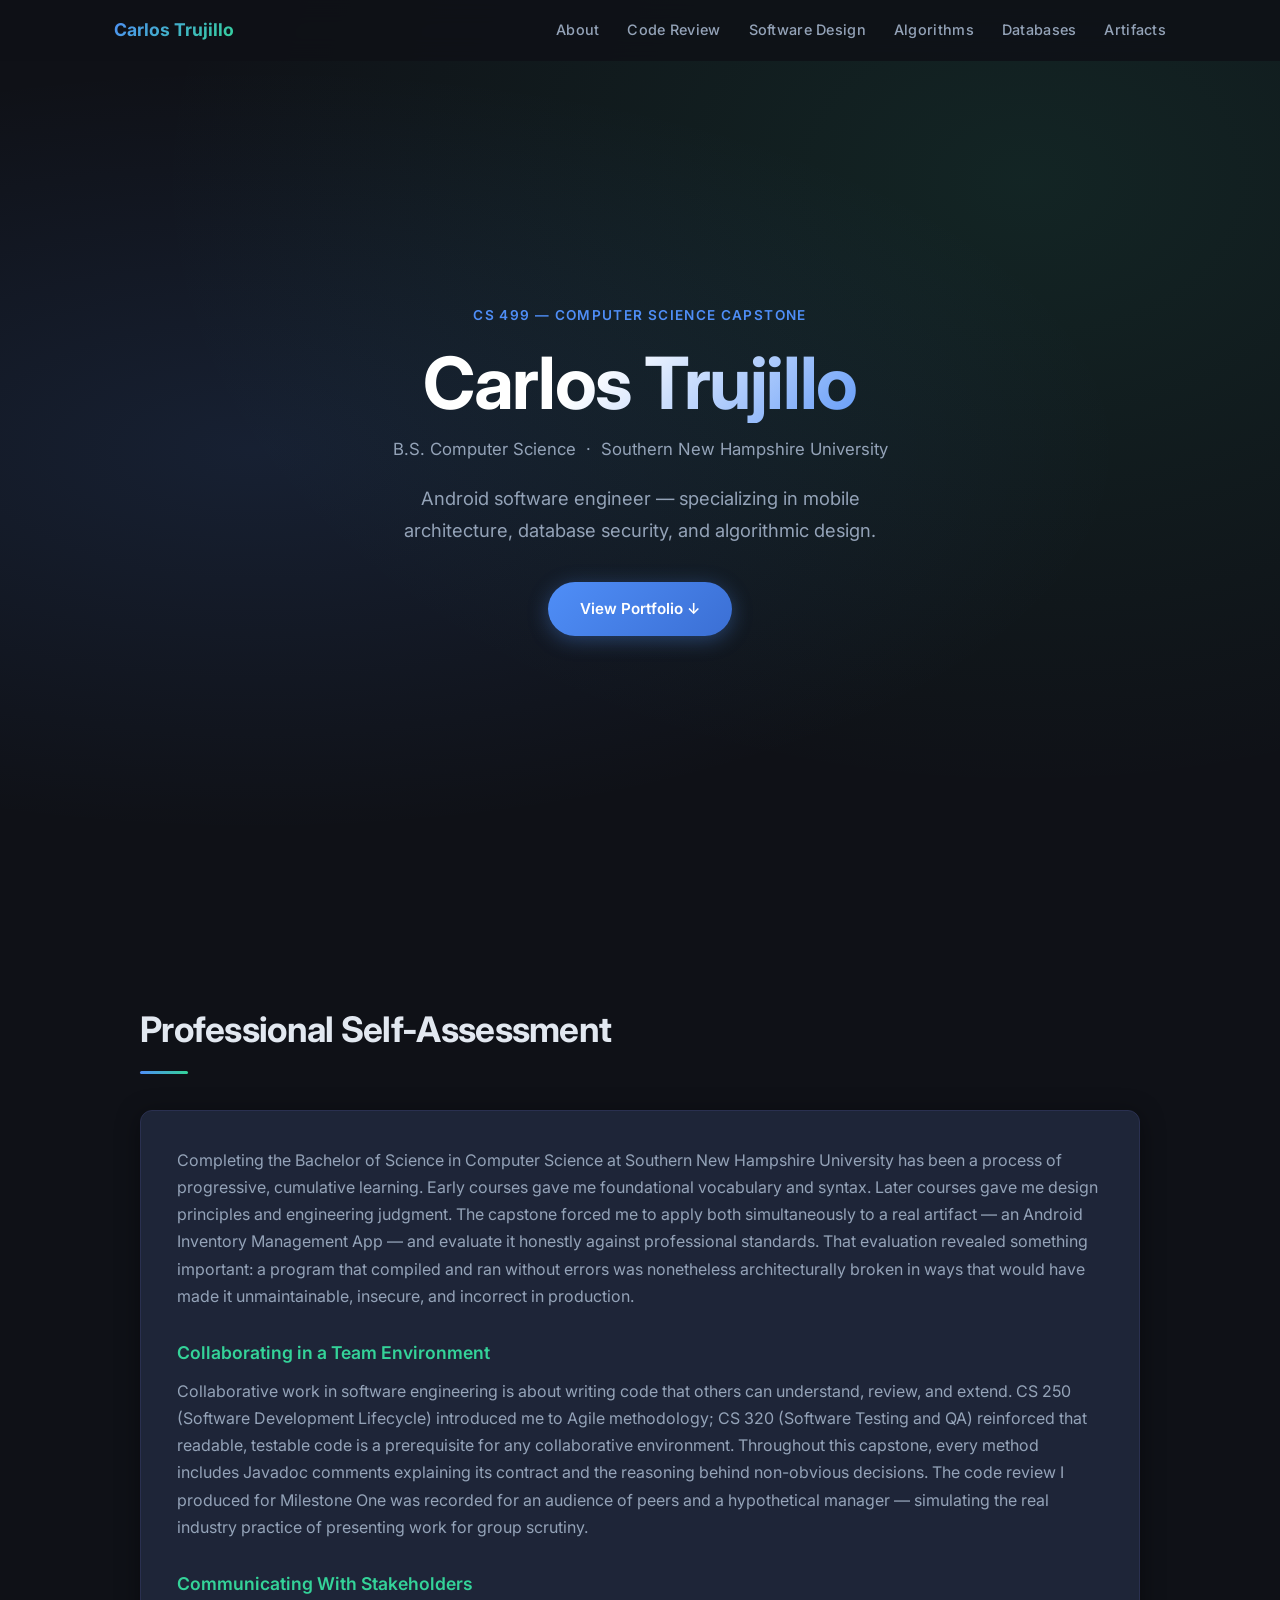
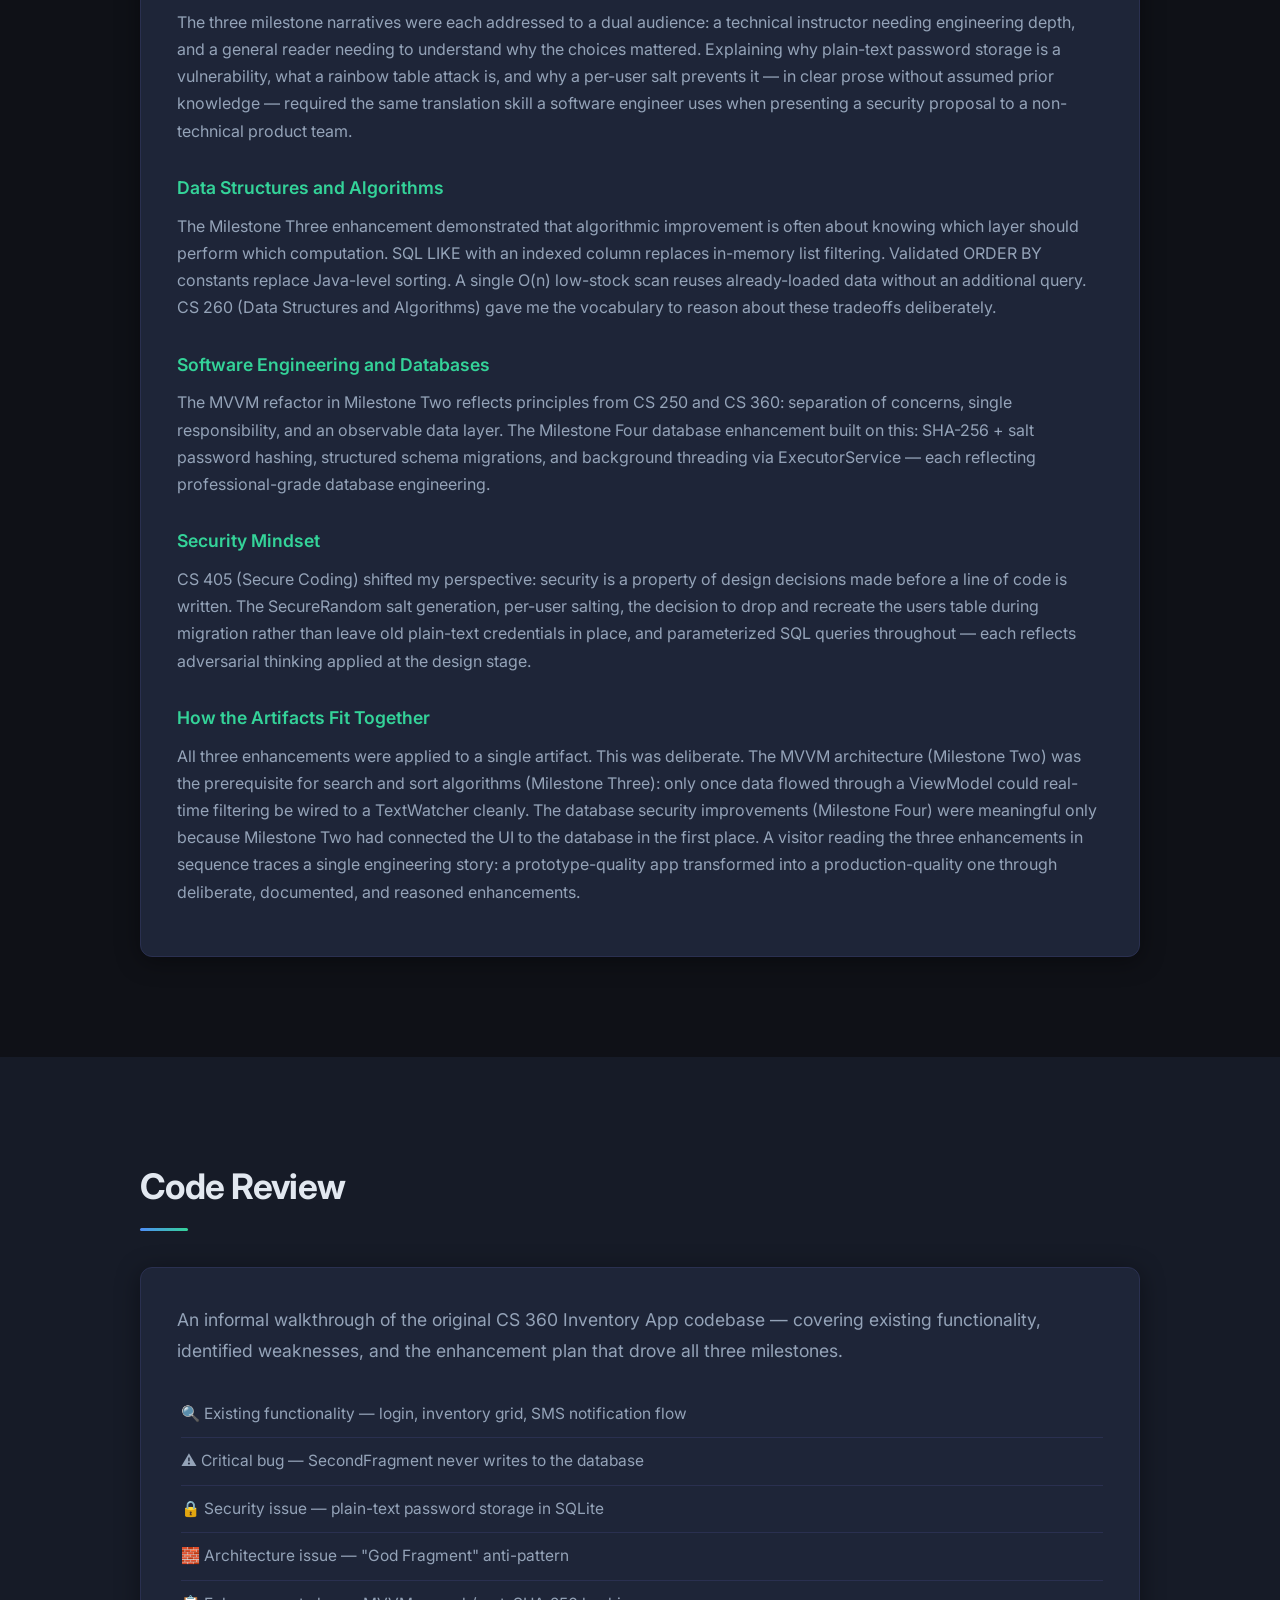
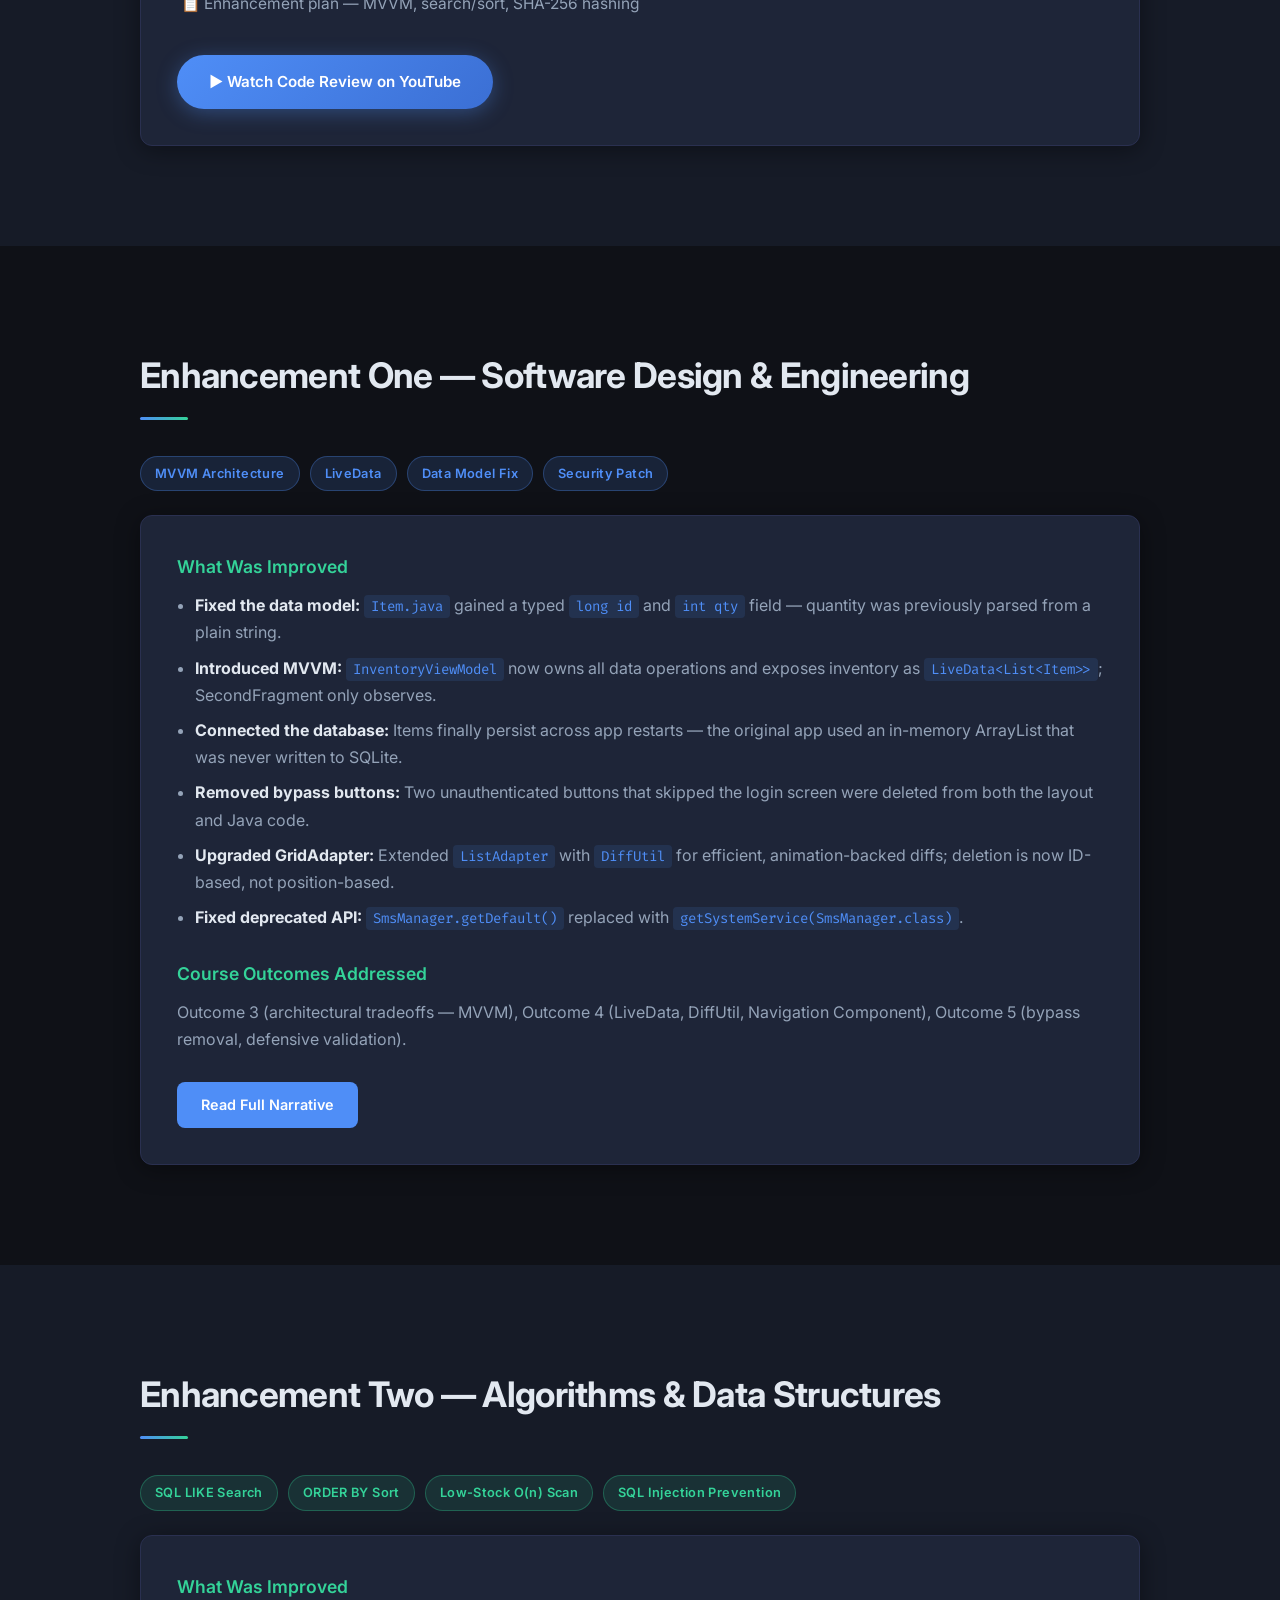
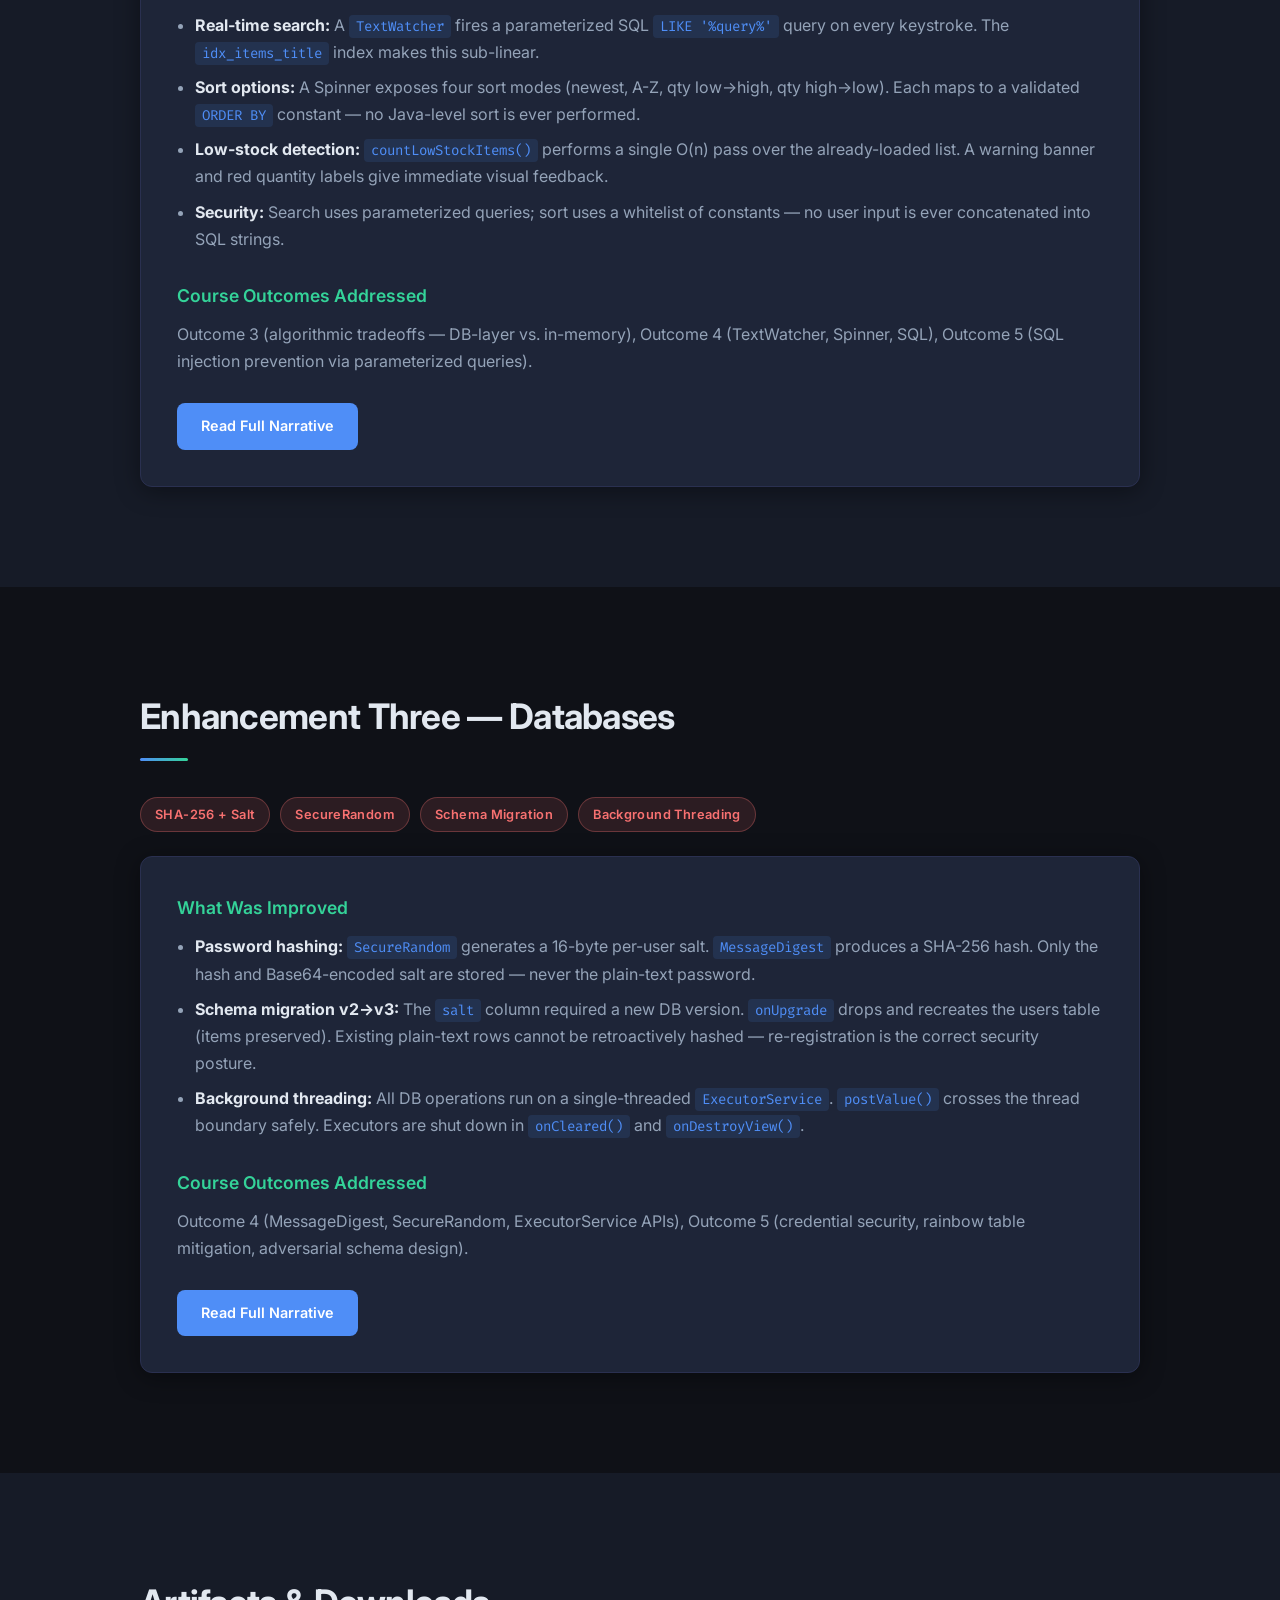
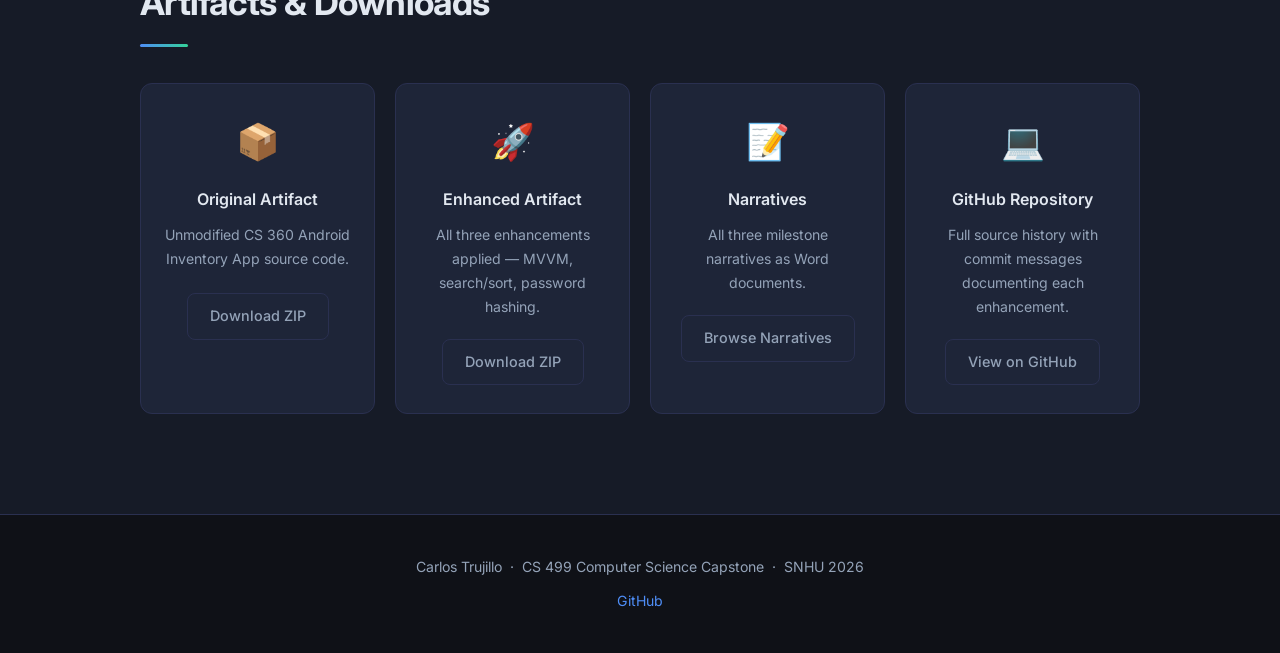
<file: docs/index.html>
<!DOCTYPE html>
<html lang="en">

<head>
  <meta charset="UTF-8" />
  <meta name="viewport" content="width=device-width, initial-scale=1.0" />
  <meta name="description"
    content="Carlos Trujillo — CS 499 Computer Science Capstone ePortfolio. Android Inventory App enhanced with MVVM, search algorithms, and database security." />
  <title>Carlos Trujillo | CS 499 ePortfolio</title>
  <link rel="preconnect" href="https://fonts.googleapis.com" />
  <link
    href="https://fonts.googleapis.com/css2?family=Inter:wght@300;400;600;700&family=Fira+Code:wght@400;500&display=swap"
    rel="stylesheet" />
  <link rel="stylesheet" href="style.css" />
</head>

<body>

  <!-- ── NAV ── -->
  <nav class="navbar" id="navbar">
    <div class="nav-inner">
      <span class="nav-brand">Carlos Trujillo</span>
      <button class="nav-toggle" id="navToggle" aria-label="Toggle menu">&#9776;</button>
      <ul class="nav-links" id="navLinks">
        <li><a href="#about">About</a></li>
        <li><a href="#code-review">Code Review</a></li>
        <li><a href="#enhancement-1">Software Design</a></li>
        <li><a href="#enhancement-2">Algorithms</a></li>
        <li><a href="#enhancement-3">Databases</a></li>
        <li><a href="#artifacts">Artifacts</a></li>
      </ul>
    </div>
  </nav>

  <!-- ── HERO ── -->
  <header class="hero">
    <div class="hero-content">
      <p class="hero-tag">CS 499 — Computer Science Capstone</p>
      <h1>Carlos Trujillo</h1>
      <p class="hero-sub">B.S. Computer Science &nbsp;·&nbsp; Southern New Hampshire University</p>
      <p class="hero-desc">
        Android software engineer — specializing in mobile architecture,
        database security, and algorithmic design.
      </p>
      <a href="#about" class="btn-primary">View Portfolio ↓</a>
    </div>
  </header>

  <!-- ── PROFESSIONAL SELF-ASSESSMENT ── -->
  <section id="about" class="section">
    <div class="container">
      <h2 class="section-title">Professional Self-Assessment</h2>
      <div class="card prose">

        <p>
          Completing the Bachelor of Science in Computer Science at Southern New Hampshire
          University has been a process of progressive, cumulative learning. Early courses
          gave me foundational vocabulary and syntax. Later courses gave me design
          principles and engineering judgment. The capstone forced me to apply both
          simultaneously to a real artifact — an Android Inventory Management App —
          and evaluate it honestly against professional standards. That evaluation revealed
          something important: a program that compiled and ran without errors was
          nonetheless architecturally broken in ways that would have made it unmaintainable,
          insecure, and incorrect in production.
        </p>

        <h3>Collaborating in a Team Environment</h3>
        <p>
          Collaborative work in software engineering is about writing code that others
          can understand, review, and extend. CS 250 (Software Development Lifecycle)
          introduced me to Agile methodology; CS 320 (Software Testing and QA) reinforced
          that readable, testable code is a prerequisite for any collaborative environment.
          Throughout this capstone, every method includes Javadoc comments explaining its
          contract and the reasoning behind non-obvious decisions. The code review I
          produced for Milestone One was recorded for an audience of peers and a
          hypothetical manager — simulating the real industry practice of presenting work
          for group scrutiny.
        </p>

        <h3>Communicating With Stakeholders</h3>
        <p>
          The three milestone narratives were each addressed to a dual audience: a
          technical instructor needing engineering depth, and a general reader needing
          to understand why the choices mattered. Explaining why plain-text password
          storage is a vulnerability, what a rainbow table attack is, and why a per-user
          salt prevents it — in clear prose without assumed prior knowledge — required
          the same translation skill a software engineer uses when presenting a security
          proposal to a non-technical product team.
        </p>

        <h3>Data Structures and Algorithms</h3>
        <p>
          The Milestone Three enhancement demonstrated that algorithmic improvement is
          often about knowing which layer should perform which computation. SQL LIKE with
          an indexed column replaces in-memory list filtering. Validated ORDER BY constants
          replace Java-level sorting. A single O(n) low-stock scan reuses already-loaded
          data without an additional query. CS 260 (Data Structures and Algorithms) gave
          me the vocabulary to reason about these tradeoffs deliberately.
        </p>

        <h3>Software Engineering and Databases</h3>
        <p>
          The MVVM refactor in Milestone Two reflects principles from CS 250 and CS 360:
          separation of concerns, single responsibility, and an observable data layer.
          The Milestone Four database enhancement built on this: SHA-256 + salt password
          hashing, structured schema migrations, and background threading via
          ExecutorService — each reflecting professional-grade database engineering.
        </p>

        <h3>Security Mindset</h3>
        <p>
          CS 405 (Secure Coding) shifted my perspective: security is a property of design
          decisions made before a line of code is written. The SecureRandom salt
          generation, per-user salting, the decision to drop and recreate the users table
          during migration rather than leave old plain-text credentials in place, and
          parameterized SQL queries throughout — each reflects adversarial thinking
          applied at the design stage.
        </p>

        <h3>How the Artifacts Fit Together</h3>
        <p>
          All three enhancements were applied to a single artifact. This was deliberate.
          The MVVM architecture (Milestone Two) was the prerequisite for search and sort
          algorithms (Milestone Three): only once data flowed through a ViewModel could
          real-time filtering be wired to a TextWatcher cleanly. The database security
          improvements (Milestone Four) were meaningful only because Milestone Two had
          connected the UI to the database in the first place. A visitor reading the
          three enhancements in sequence traces a single engineering story: a
          prototype-quality app transformed into a production-quality one through
          deliberate, documented, and reasoned enhancements.
        </p>

      </div>
    </div>
  </section>

  <!-- ── CODE REVIEW ── -->
  <section id="code-review" class="section alt">
    <div class="container">
      <h2 class="section-title">Code Review</h2>
      <div class="card">
        <p class="card-lead">
          An informal walkthrough of the original CS 360 Inventory App codebase —
          covering existing functionality, identified weaknesses, and the enhancement
          plan that drove all three milestones.
        </p>
        <ul class="review-topics">
          <li>🔍 Existing functionality — login, inventory grid, SMS notification flow</li>
          <li>⚠️ Critical bug — SecondFragment never writes to the database</li>
          <li>🔒 Security issue — plain-text password storage in SQLite</li>
          <li>🧱 Architecture issue — "God Fragment" anti-pattern</li>
          <li>📋 Enhancement plan — MVVM, search/sort, SHA-256 hashing</li>
        </ul>
        <a href="https://youtu.be/Pn3RG1BJJCE" target="_blank" class="btn-primary" id="codeReviewBtn">
          ▶ Watch Code Review on YouTube
        </a>
      </div>
    </div>
  </section>

  <!-- ── ENHANCEMENT 1: SOFTWARE DESIGN ── -->
  <section id="enhancement-1" class="section">
    <div class="container">
      <h2 class="section-title">Enhancement One — Software Design &amp; Engineering</h2>
      <div class="badge-row">
        <span class="badge badge-blue">MVVM Architecture</span>
        <span class="badge badge-blue">LiveData</span>
        <span class="badge badge-blue">Data Model Fix</span>
        <span class="badge badge-blue">Security Patch</span>
      </div>
      <div class="card prose">
        <h3>What Was Improved</h3>
        <ul>
          <li><strong>Fixed the data model:</strong> <code>Item.java</code> gained a typed <code>long id</code> and
            <code>int qty</code> field — quantity was previously parsed from a plain string.</li>
          <li><strong>Introduced MVVM:</strong> <code>InventoryViewModel</code> now owns all data operations and exposes
            inventory as <code>LiveData&lt;List&lt;Item&gt;&gt;</code>; SecondFragment only observes.</li>
          <li><strong>Connected the database:</strong> Items finally persist across app restarts — the original app used
            an in-memory ArrayList that was never written to SQLite.</li>
          <li><strong>Removed bypass buttons:</strong> Two unauthenticated buttons that skipped the login screen were
            deleted from both the layout and Java code.</li>
          <li><strong>Upgraded GridAdapter:</strong> Extended <code>ListAdapter</code> with <code>DiffUtil</code> for
            efficient, animation-backed diffs; deletion is now ID-based, not position-based.</li>
          <li><strong>Fixed deprecated API:</strong> <code>SmsManager.getDefault()</code> replaced with
            <code>getSystemService(SmsManager.class)</code>.</li>
        </ul>

        <h3>Course Outcomes Addressed</h3>
        <p>Outcome 3 (architectural tradeoffs — MVVM), Outcome 4 (LiveData, DiffUtil, Navigation Component), Outcome 5
          (bypass removal, defensive validation).</p>

        <div class="btn-row">
          <a href="narratives/software-engineering.html" class="btn-secondary">Read Full Narrative</a>
        </div>
      </div>
    </div>
  </section>

  <!-- ── ENHANCEMENT 2: ALGORITHMS ── -->
  <section id="enhancement-2" class="section alt">
    <div class="container">
      <h2 class="section-title">Enhancement Two — Algorithms &amp; Data Structures</h2>
      <div class="badge-row">
        <span class="badge badge-green">SQL LIKE Search</span>
        <span class="badge badge-green">ORDER BY Sort</span>
        <span class="badge badge-green">Low-Stock O(n) Scan</span>
        <span class="badge badge-green">SQL Injection Prevention</span>
      </div>
      <div class="card prose">
        <h3>What Was Improved</h3>
        <ul>
          <li><strong>Real-time search:</strong> A <code>TextWatcher</code> fires a parameterized SQL
            <code>LIKE '%query%'</code> query on every keystroke. The <code>idx_items_title</code> index makes this
            sub-linear.</li>
          <li><strong>Sort options:</strong> A Spinner exposes four sort modes (newest, A-Z, qty low→high, qty
            high→low). Each maps to a validated <code>ORDER BY</code> constant — no Java-level sort is ever performed.
          </li>
          <li><strong>Low-stock detection:</strong> <code>countLowStockItems()</code> performs a single O(n) pass over
            the already-loaded list. A warning banner and red quantity labels give immediate visual feedback.</li>
          <li><strong>Security:</strong> Search uses parameterized queries; sort uses a whitelist of constants — no user
            input is ever concatenated into SQL strings.</li>
        </ul>

        <h3>Course Outcomes Addressed</h3>
        <p>Outcome 3 (algorithmic tradeoffs — DB-layer vs. in-memory), Outcome 4 (TextWatcher, Spinner, SQL), Outcome 5
          (SQL injection prevention via parameterized queries).</p>

        <div class="btn-row">
          <a href="narratives/algorithms.html" class="btn-secondary">Read Full Narrative</a>
        </div>
      </div>
    </div>
  </section>

  <!-- ── ENHANCEMENT 3: DATABASES ── -->
  <section id="enhancement-3" class="section">
    <div class="container">
      <h2 class="section-title">Enhancement Three — Databases</h2>
      <div class="badge-row">
        <span class="badge badge-red">SHA-256 + Salt</span>
        <span class="badge badge-red">SecureRandom</span>
        <span class="badge badge-red">Schema Migration</span>
        <span class="badge badge-red">Background Threading</span>
      </div>
      <div class="card prose">
        <h3>What Was Improved</h3>
        <ul>
          <li><strong>Password hashing:</strong> <code>SecureRandom</code> generates a 16-byte per-user salt.
            <code>MessageDigest</code> produces a SHA-256 hash. Only the hash and Base64-encoded salt are stored — never
            the plain-text password.</li>
          <li><strong>Schema migration v2→v3:</strong> The <code>salt</code> column required a new DB version.
            <code>onUpgrade</code> drops and recreates the users table (items preserved). Existing plain-text rows
            cannot be retroactively hashed — re-registration is the correct security posture.</li>
          <li><strong>Background threading:</strong> All DB operations run on a single-threaded
            <code>ExecutorService</code>. <code>postValue()</code> crosses the thread boundary safely. Executors are
            shut down in <code>onCleared()</code> and <code>onDestroyView()</code>.</li>
        </ul>

        <h3>Course Outcomes Addressed</h3>
        <p>Outcome 4 (MessageDigest, SecureRandom, ExecutorService APIs), Outcome 5 (credential security, rainbow table
          mitigation, adversarial schema design).</p>

        <div class="btn-row">
          <a href="narratives/databases.html" class="btn-secondary">Read Full Narrative</a>
        </div>
      </div>
    </div>
  </section>

  <!-- ── ARTIFACTS DOWNLOAD ── -->
  <section id="artifacts" class="section alt">
    <div class="container">
      <h2 class="section-title">Artifacts &amp; Downloads</h2>
      <div class="artifact-grid">
        <div class="artifact-card">
          <div class="artifact-icon">📦</div>
          <h3>Original Artifact</h3>
          <p>Unmodified CS 360 Android Inventory App source code.</p>
          <a href="artifacts/CS360_Original.zip" class="btn-outline" id="originalArtifactBtn">Download ZIP</a>
        </div>
        <div class="artifact-card">
          <div class="artifact-icon">🚀</div>
          <h3>Enhanced Artifact</h3>
          <p>All three enhancements applied — MVVM, search/sort, password hashing.</p>
          <a href="artifacts/CS499_Enhanced.zip" class="btn-outline" id="enhancedArtifactBtn">Download ZIP</a>
        </div>
        <div class="artifact-card">
          <div class="artifact-icon">📝</div>
          <h3>Narratives</h3>
          <p>All three milestone narratives as Word documents.</p>
          <a href="narratives/" class="btn-outline" id="narrativesBtn">Browse Narratives</a>
        </div>
        <div class="artifact-card">
          <div class="artifact-icon">💻</div>
          <h3>GitHub Repository</h3>
          <p>Full source history with commit messages documenting each enhancement.</p>
          <a href="https://github.com/cltrujillo17/InventoryAndroid" target="_blank" class="btn-outline"
            id="githubBtn">View on GitHub</a>
        </div>
      </div>
    </div>
  </section>

  <!-- ── FOOTER ── -->
  <footer class="footer">
    <div class="container">
      <p>Carlos Trujillo &nbsp;·&nbsp; CS 499 Computer Science Capstone &nbsp;·&nbsp; SNHU 2026</p>
      <p class="footer-links">
        <a href="https://github.com/cltrujillo17" target="_blank">GitHub</a>
      </p>
    </div>
  </footer>

  <script>
    // Sticky nav shadow
    window.addEventListener('scroll', () => {
      document.getElementById('navbar').classList.toggle('scrolled', window.scrollY > 20);
    });
    // Mobile nav toggle
    document.getElementById('navToggle').addEventListener('click', () => {
      document.getElementById('navLinks').classList.toggle('open');
    });
    // Smooth scroll for anchor links
    document.querySelectorAll('a[href^="#"]').forEach(a => {
      a.addEventListener('click', e => {
        e.preventDefault();
        document.querySelector(a.getAttribute('href'))
          ?.scrollIntoView({ behavior: 'smooth' });
        document.getElementById('navLinks').classList.remove('open');
      });
    });
  </script>
</body>

</html>
</file>
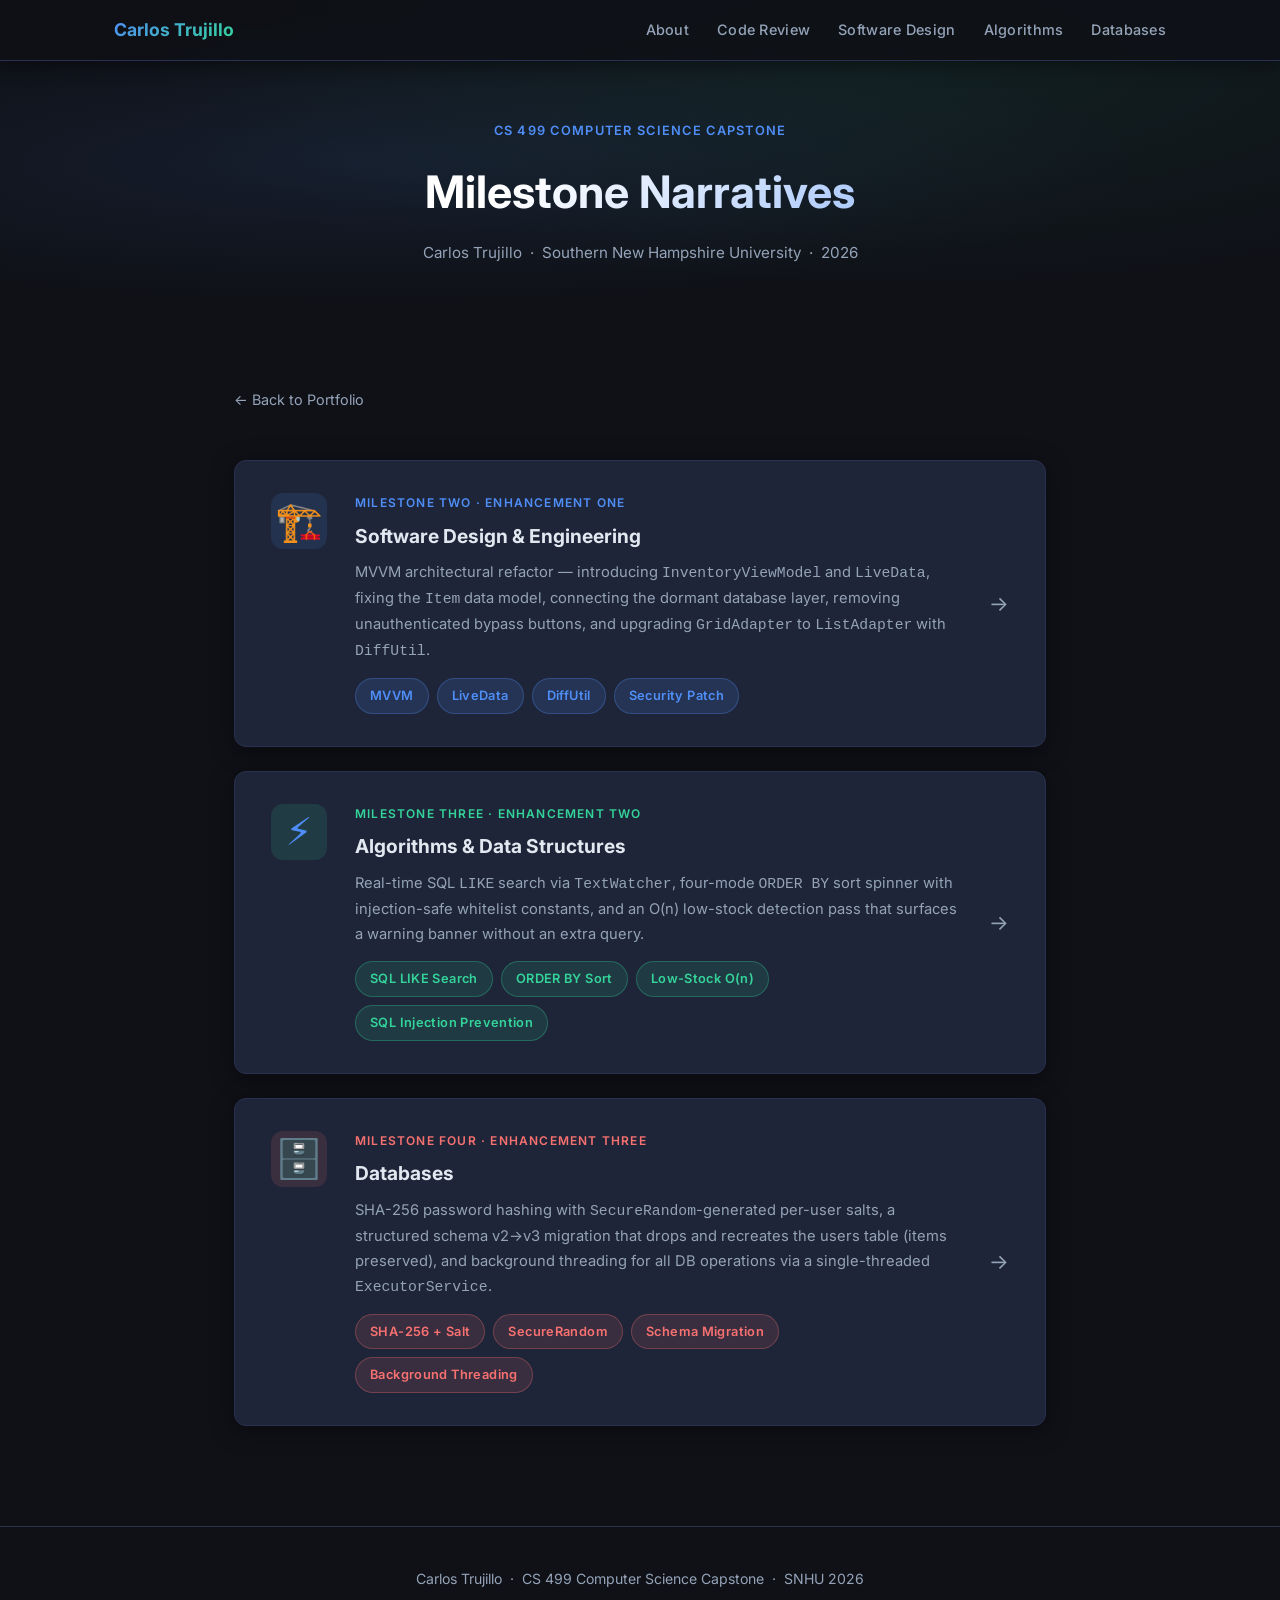
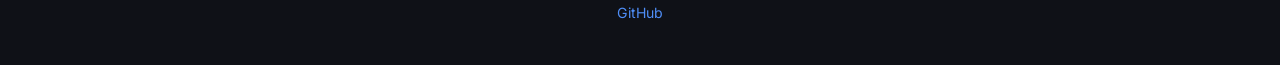
<file: docs/narratives/index.html>
<!DOCTYPE html>
<html lang="en">
<head>
  <meta charset="UTF-8" />
  <meta name="viewport" content="width=device-width, initial-scale=1.0" />
  <meta name="description" content="CS 499 Capstone milestone narratives — Software Design, Algorithms, and Databases enhancements by Carlos Trujillo." />
  <title>Milestone Narratives | Carlos Trujillo CS 499</title>
  <link rel="preconnect" href="https://fonts.googleapis.com" />
  <link href="https://fonts.googleapis.com/css2?family=Inter:wght@300;400;600;700&family=Fira+Code:wght@400;500&display=swap" rel="stylesheet" />
  <link rel="stylesheet" href="../style.css" />
  <style>
    .page-header {
      padding: 120px 24px 60px;
      text-align: center;
      background:
        radial-gradient(ellipse at 30% 50%, rgba(79,142,247,.10) 0%, transparent 60%),
        radial-gradient(ellipse at 70% 20%, rgba(52,211,153,.08) 0%, transparent 60%),
        var(--bg);
    }
    .page-header .tag {
      font-size: .8rem;
      font-weight: 600;
      letter-spacing: .1em;
      text-transform: uppercase;
      color: var(--accent);
      margin-bottom: 12px;
    }
    .page-header h1 {
      font-size: clamp(1.8rem, 4vw, 2.8rem);
      font-weight: 700;
      margin-bottom: 10px;
      background: linear-gradient(135deg, #fff 40%, var(--accent));
      -webkit-background-clip: text;
      -webkit-text-fill-color: transparent;
    }
    .page-header .sub {
      color: var(--text-muted);
      font-size: .95rem;
    }
    .narratives-body {
      max-width: 860px;
      margin: 0 auto;
      padding: 60px 24px 100px;
    }
    .back-btn {
      display: inline-flex;
      align-items: center;
      gap: 8px;
      color: var(--text-muted);
      font-size: .9rem;
      margin-bottom: 48px;
      transition: color var(--transition);
    }
    .back-btn:hover { color: var(--accent); opacity: 1; }

    .narrative-cards { display: flex; flex-direction: column; gap: 24px; }

    .narrative-card {
      background: var(--surface);
      border: 1px solid var(--border);
      border-radius: var(--radius);
      padding: 32px 36px;
      display: flex;
      align-items: flex-start;
      gap: 28px;
      box-shadow: var(--shadow);
      transition: border-color var(--transition), transform var(--transition);
      text-decoration: none;
    }
    .narrative-card:hover {
      border-color: var(--accent);
      transform: translateY(-3px);
      opacity: 1;
    }
    .nc-icon {
      font-size: 2.4rem;
      flex-shrink: 0;
      width: 56px;
      height: 56px;
      display: flex;
      align-items: center;
      justify-content: center;
      border-radius: 12px;
    }
    .nc-icon.blue  { background: rgba(79,142,247,.12);  }
    .nc-icon.green { background: rgba(52,211,153,.12);  }
    .nc-icon.red   { background: rgba(248,113,113,.12); }

    .nc-body { flex: 1; min-width: 0; }
    .nc-milestone {
      font-size: .75rem;
      font-weight: 600;
      letter-spacing: .1em;
      text-transform: uppercase;
      margin-bottom: 6px;
    }
    .nc-milestone.blue  { color: var(--accent);  }
    .nc-milestone.green { color: var(--accent2); }
    .nc-milestone.red   { color: var(--danger);  }

    .nc-title {
      font-size: 1.2rem;
      font-weight: 700;
      color: var(--text);
      margin-bottom: 8px;
    }
    .nc-desc {
      font-size: .92rem;
      color: var(--text-muted);
      line-height: 1.7;
      margin-bottom: 14px;
    }
    .nc-badges { display: flex; flex-wrap: wrap; gap: 8px; }
    .nc-arrow {
      flex-shrink: 0;
      color: var(--text-muted);
      font-size: 1.3rem;
      align-self: center;
      transition: color var(--transition), transform var(--transition);
    }
    .narrative-card:hover .nc-arrow {
      color: var(--accent);
      transform: translateX(4px);
    }

    @media (max-width: 600px) {
      .narrative-card { flex-direction: column; gap: 18px; padding: 24px; }
      .nc-arrow { display: none; }
    }
  </style>
</head>
<body>
  <nav class="navbar scrolled">
    <div class="nav-inner">
      <a href="../index.html" class="nav-brand">Carlos Trujillo</a>
      <ul class="nav-links">
        <li><a href="../index.html#about">About</a></li>
        <li><a href="../index.html#code-review">Code Review</a></li>
        <li><a href="../index.html#enhancement-1">Software Design</a></li>
        <li><a href="../index.html#enhancement-2">Algorithms</a></li>
        <li><a href="../index.html#enhancement-3">Databases</a></li>
      </ul>
    </div>
  </nav>

  <header class="page-header">
    <p class="tag">CS 499 Computer Science Capstone</p>
    <h1>Milestone Narratives</h1>
    <p class="sub">Carlos Trujillo &nbsp;·&nbsp; Southern New Hampshire University &nbsp;·&nbsp; 2026</p>
  </header>

  <main class="narratives-body">
    <a href="../index.html" class="back-btn">← Back to Portfolio</a>

    <div class="narrative-cards">

      <!-- Milestone 2 — Software Design & Engineering -->
      <a href="software-engineering.html" class="narrative-card" id="narrativeSoftwareDesign">
        <div class="nc-icon blue">🏗️</div>
        <div class="nc-body">
          <p class="nc-milestone blue">Milestone Two · Enhancement One</p>
          <p class="nc-title">Software Design &amp; Engineering</p>
          <p class="nc-desc">
            MVVM architectural refactor — introducing <code>InventoryViewModel</code> and <code>LiveData</code>,
            fixing the <code>Item</code> data model, connecting the dormant database layer, removing
            unauthenticated bypass buttons, and upgrading <code>GridAdapter</code> to <code>ListAdapter</code>
            with <code>DiffUtil</code>.
          </p>
          <div class="nc-badges">
            <span class="badge badge-blue">MVVM</span>
            <span class="badge badge-blue">LiveData</span>
            <span class="badge badge-blue">DiffUtil</span>
            <span class="badge badge-blue">Security Patch</span>
          </div>
        </div>
        <span class="nc-arrow">→</span>
      </a>

      <!-- Milestone 3 — Algorithms & Data Structures -->
      <a href="algorithms.html" class="narrative-card" id="narrativeAlgorithms">
        <div class="nc-icon green">⚡</div>
        <div class="nc-body">
          <p class="nc-milestone green">Milestone Three · Enhancement Two</p>
          <p class="nc-title">Algorithms &amp; Data Structures</p>
          <p class="nc-desc">
            Real-time SQL <code>LIKE</code> search via <code>TextWatcher</code>, four-mode
            <code>ORDER BY</code> sort spinner with injection-safe whitelist constants, and an
            O(n) low-stock detection pass that surfaces a warning banner without an extra query.
          </p>
          <div class="nc-badges">
            <span class="badge badge-green">SQL LIKE Search</span>
            <span class="badge badge-green">ORDER BY Sort</span>
            <span class="badge badge-green">Low-Stock O(n)</span>
            <span class="badge badge-green">SQL Injection Prevention</span>
          </div>
        </div>
        <span class="nc-arrow">→</span>
      </a>

      <!-- Milestone 4 — Databases -->
      <a href="databases.html" class="narrative-card" id="narrativeDatabases">
        <div class="nc-icon red">🗄️</div>
        <div class="nc-body">
          <p class="nc-milestone red">Milestone Four · Enhancement Three</p>
          <p class="nc-title">Databases</p>
          <p class="nc-desc">
            SHA-256 password hashing with <code>SecureRandom</code>-generated per-user salts,
            a structured schema v2→v3 migration that drops and recreates the users table
            (items preserved), and background threading for all DB operations via a
            single-threaded <code>ExecutorService</code>.
          </p>
          <div class="nc-badges">
            <span class="badge badge-red">SHA-256 + Salt</span>
            <span class="badge badge-red">SecureRandom</span>
            <span class="badge badge-red">Schema Migration</span>
            <span class="badge badge-red">Background Threading</span>
          </div>
        </div>
        <span class="nc-arrow">→</span>
      </a>

    </div>
  </main>

  <footer class="footer">
    <div class="container">
      <p>Carlos Trujillo &nbsp;·&nbsp; CS 499 Computer Science Capstone &nbsp;·&nbsp; SNHU 2026</p>
      <p class="footer-links">
        <a href="https://github.com/cltrujillo17" target="_blank">GitHub</a>
      </p>
    </div>
  </footer>
</body>
</html>
</file>
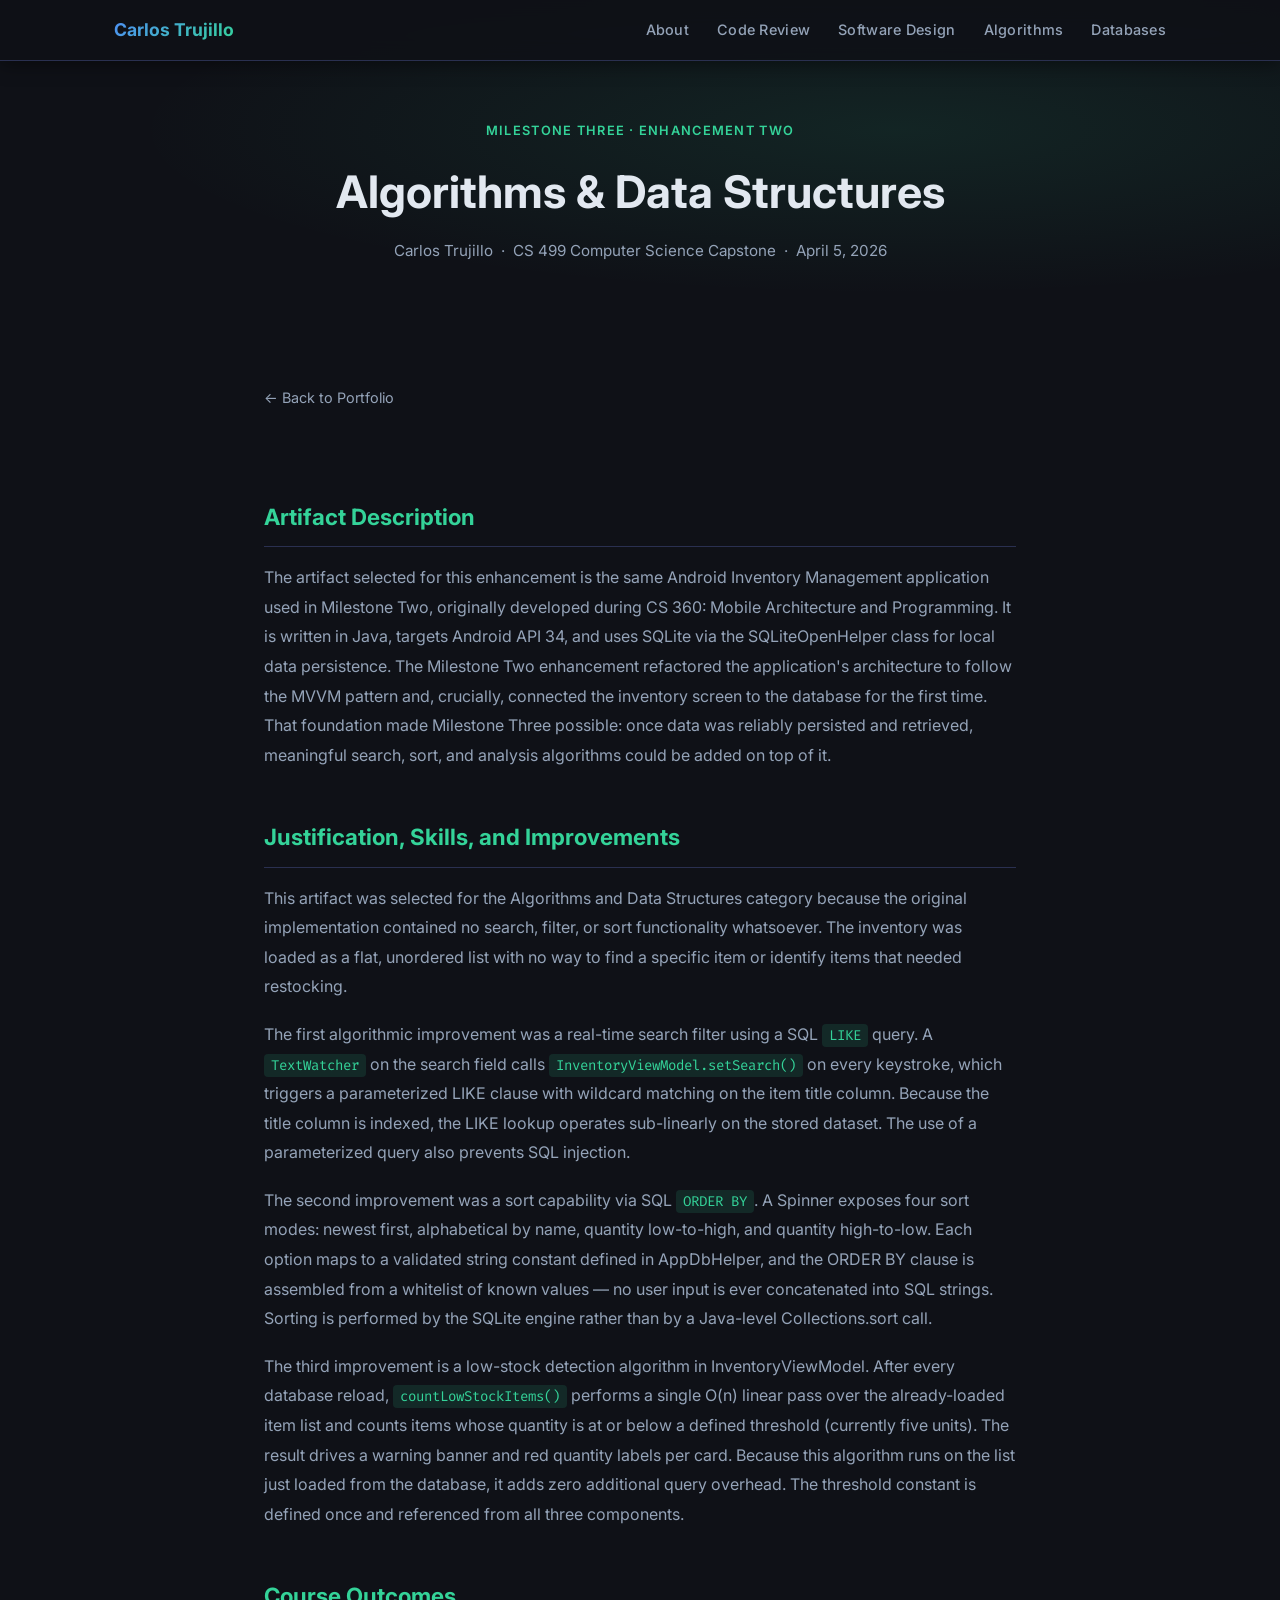
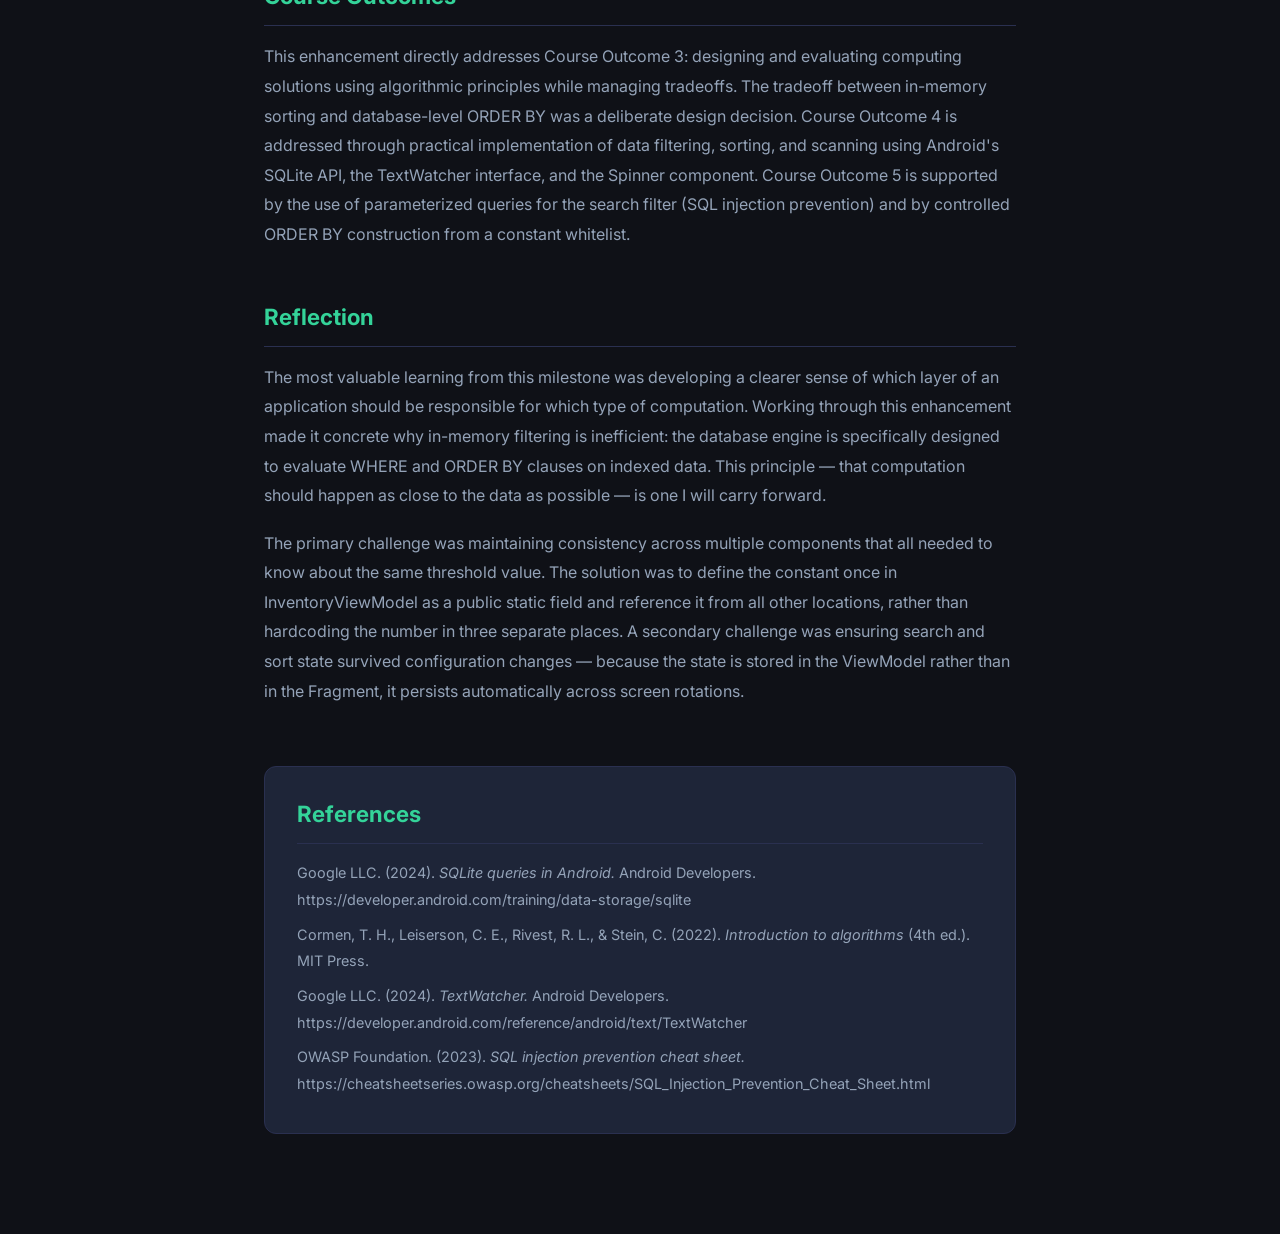
<file: docs/narratives/algorithms.html>
<!DOCTYPE html>
<html lang="en">
<head>
  <meta charset="UTF-8" />
  <meta name="viewport" content="width=device-width, initial-scale=1.0" />
  <meta name="description" content="CS 499 Milestone Three Narrative — Algorithms and Data Structures enhancement of the Android Inventory App." />
  <title>Algorithms & Data Structures | Carlos Trujillo CS 499</title>
  <link rel="preconnect" href="https://fonts.googleapis.com" />
  <link href="https://fonts.googleapis.com/css2?family=Inter:wght@300;400;600;700&family=Fira+Code:wght@400;500&display=swap" rel="stylesheet" />
  <link rel="stylesheet" href="../style.css" />
  <style>
    .narrative-header { padding: 120px 24px 60px; text-align: center; background: radial-gradient(ellipse at 70% 40%, rgba(52,211,153,.10) 0%, transparent 60%), var(--bg); }
    .narrative-header .tag { font-size:.8rem; font-weight:600; letter-spacing:.1em; text-transform:uppercase; color:var(--accent2); margin-bottom:12px; }
    .narrative-header h1 { font-size:clamp(1.8rem,4vw,2.8rem); font-weight:700; margin-bottom:8px; }
    .narrative-header .meta { color:var(--text-muted); font-size:.95rem; }
    .narrative-body { max-width:800px; margin:0 auto; padding:60px 24px 100px; }
    .narrative-body h2 { font-size:1.4rem; font-weight:700; color:var(--accent2); margin:48px 0 16px; padding-bottom:10px; border-bottom:1px solid var(--border); }
    .narrative-body p { color:var(--text-muted); margin-bottom:18px; line-height:1.85; }
    .refs { background:var(--surface); border:1px solid var(--border); border-radius:var(--radius); padding:28px 32px; margin-top:60px; }
    .refs h2 { margin-top:0; }
    .refs p { font-size:.9rem; margin-bottom:8px; }
    .back-btn { display:inline-flex; align-items:center; gap:8px; color:var(--text-muted); font-size:.9rem; margin-bottom:40px; transition:color var(--transition); }
    .back-btn:hover { color:var(--accent2); opacity:1; }
    code { font-family:var(--mono); background:rgba(52,211,153,.12); color:var(--accent2); padding:2px 7px; border-radius:4px; font-size:.88em; }
  </style>
</head>
<body>
  <nav class="navbar scrolled">
    <div class="nav-inner">
      <a href="../index.html" class="nav-brand">Carlos Trujillo</a>
      <ul class="nav-links">
        <li><a href="../index.html#about">About</a></li>
        <li><a href="../index.html#code-review">Code Review</a></li>
        <li><a href="../index.html#enhancement-1">Software Design</a></li>
        <li><a href="../index.html#enhancement-2">Algorithms</a></li>
        <li><a href="../index.html#enhancement-3">Databases</a></li>
      </ul>
    </div>
  </nav>

  <header class="narrative-header">
    <p class="tag">Milestone Three · Enhancement Two</p>
    <h1>Algorithms &amp; Data Structures</h1>
    <p class="meta">Carlos Trujillo &nbsp;·&nbsp; CS 499 Computer Science Capstone &nbsp;·&nbsp; April 5, 2026</p>
  </header>

  <main class="narrative-body">
    <a href="../index.html" class="back-btn">← Back to Portfolio</a>

    <h2>Artifact Description</h2>
    <p>The artifact selected for this enhancement is the same Android Inventory Management application used in Milestone Two, originally developed during CS 360: Mobile Architecture and Programming. It is written in Java, targets Android API 34, and uses SQLite via the SQLiteOpenHelper class for local data persistence. The Milestone Two enhancement refactored the application's architecture to follow the MVVM pattern and, crucially, connected the inventory screen to the database for the first time. That foundation made Milestone Three possible: once data was reliably persisted and retrieved, meaningful search, sort, and analysis algorithms could be added on top of it.</p>

    <h2>Justification, Skills, and Improvements</h2>
    <p>This artifact was selected for the Algorithms and Data Structures category because the original implementation contained no search, filter, or sort functionality whatsoever. The inventory was loaded as a flat, unordered list with no way to find a specific item or identify items that needed restocking.</p>
    <p>The first algorithmic improvement was a real-time search filter using a SQL <code>LIKE</code> query. A <code>TextWatcher</code> on the search field calls <code>InventoryViewModel.setSearch()</code> on every keystroke, which triggers a parameterized LIKE clause with wildcard matching on the item title column. Because the title column is indexed, the LIKE lookup operates sub-linearly on the stored dataset. The use of a parameterized query also prevents SQL injection.</p>
    <p>The second improvement was a sort capability via SQL <code>ORDER BY</code>. A Spinner exposes four sort modes: newest first, alphabetical by name, quantity low-to-high, and quantity high-to-low. Each option maps to a validated string constant defined in AppDbHelper, and the ORDER BY clause is assembled from a whitelist of known values — no user input is ever concatenated into SQL strings. Sorting is performed by the SQLite engine rather than by a Java-level Collections.sort call.</p>
    <p>The third improvement is a low-stock detection algorithm in InventoryViewModel. After every database reload, <code>countLowStockItems()</code> performs a single O(n) linear pass over the already-loaded item list and counts items whose quantity is at or below a defined threshold (currently five units). The result drives a warning banner and red quantity labels per card. Because this algorithm runs on the list just loaded from the database, it adds zero additional query overhead. The threshold constant is defined once and referenced from all three components.</p>

    <h2>Course Outcomes</h2>
    <p>This enhancement directly addresses Course Outcome 3: designing and evaluating computing solutions using algorithmic principles while managing tradeoffs. The tradeoff between in-memory sorting and database-level ORDER BY was a deliberate design decision. Course Outcome 4 is addressed through practical implementation of data filtering, sorting, and scanning using Android's SQLite API, the TextWatcher interface, and the Spinner component. Course Outcome 5 is supported by the use of parameterized queries for the search filter (SQL injection prevention) and by controlled ORDER BY construction from a constant whitelist.</p>

    <h2>Reflection</h2>
    <p>The most valuable learning from this milestone was developing a clearer sense of which layer of an application should be responsible for which type of computation. Working through this enhancement made it concrete why in-memory filtering is inefficient: the database engine is specifically designed to evaluate WHERE and ORDER BY clauses on indexed data. This principle — that computation should happen as close to the data as possible — is one I will carry forward.</p>
    <p>The primary challenge was maintaining consistency across multiple components that all needed to know about the same threshold value. The solution was to define the constant once in InventoryViewModel as a public static field and reference it from all other locations, rather than hardcoding the number in three separate places. A secondary challenge was ensuring search and sort state survived configuration changes — because the state is stored in the ViewModel rather than in the Fragment, it persists automatically across screen rotations.</p>

    <div class="refs">
      <h2>References</h2>
      <p>Google LLC. (2024). <em>SQLite queries in Android.</em> Android Developers. https://developer.android.com/training/data-storage/sqlite</p>
      <p>Cormen, T. H., Leiserson, C. E., Rivest, R. L., &amp; Stein, C. (2022). <em>Introduction to algorithms</em> (4th ed.). MIT Press.</p>
      <p>Google LLC. (2024). <em>TextWatcher.</em> Android Developers. https://developer.android.com/reference/android/text/TextWatcher</p>
      <p>OWASP Foundation. (2023). <em>SQL injection prevention cheat sheet.</em> https://cheatsheetseries.owasp.org/cheatsheets/SQL_Injection_Prevention_Cheat_Sheet.html</p>
    </div>
  </main>
</body>
</html>
</file>
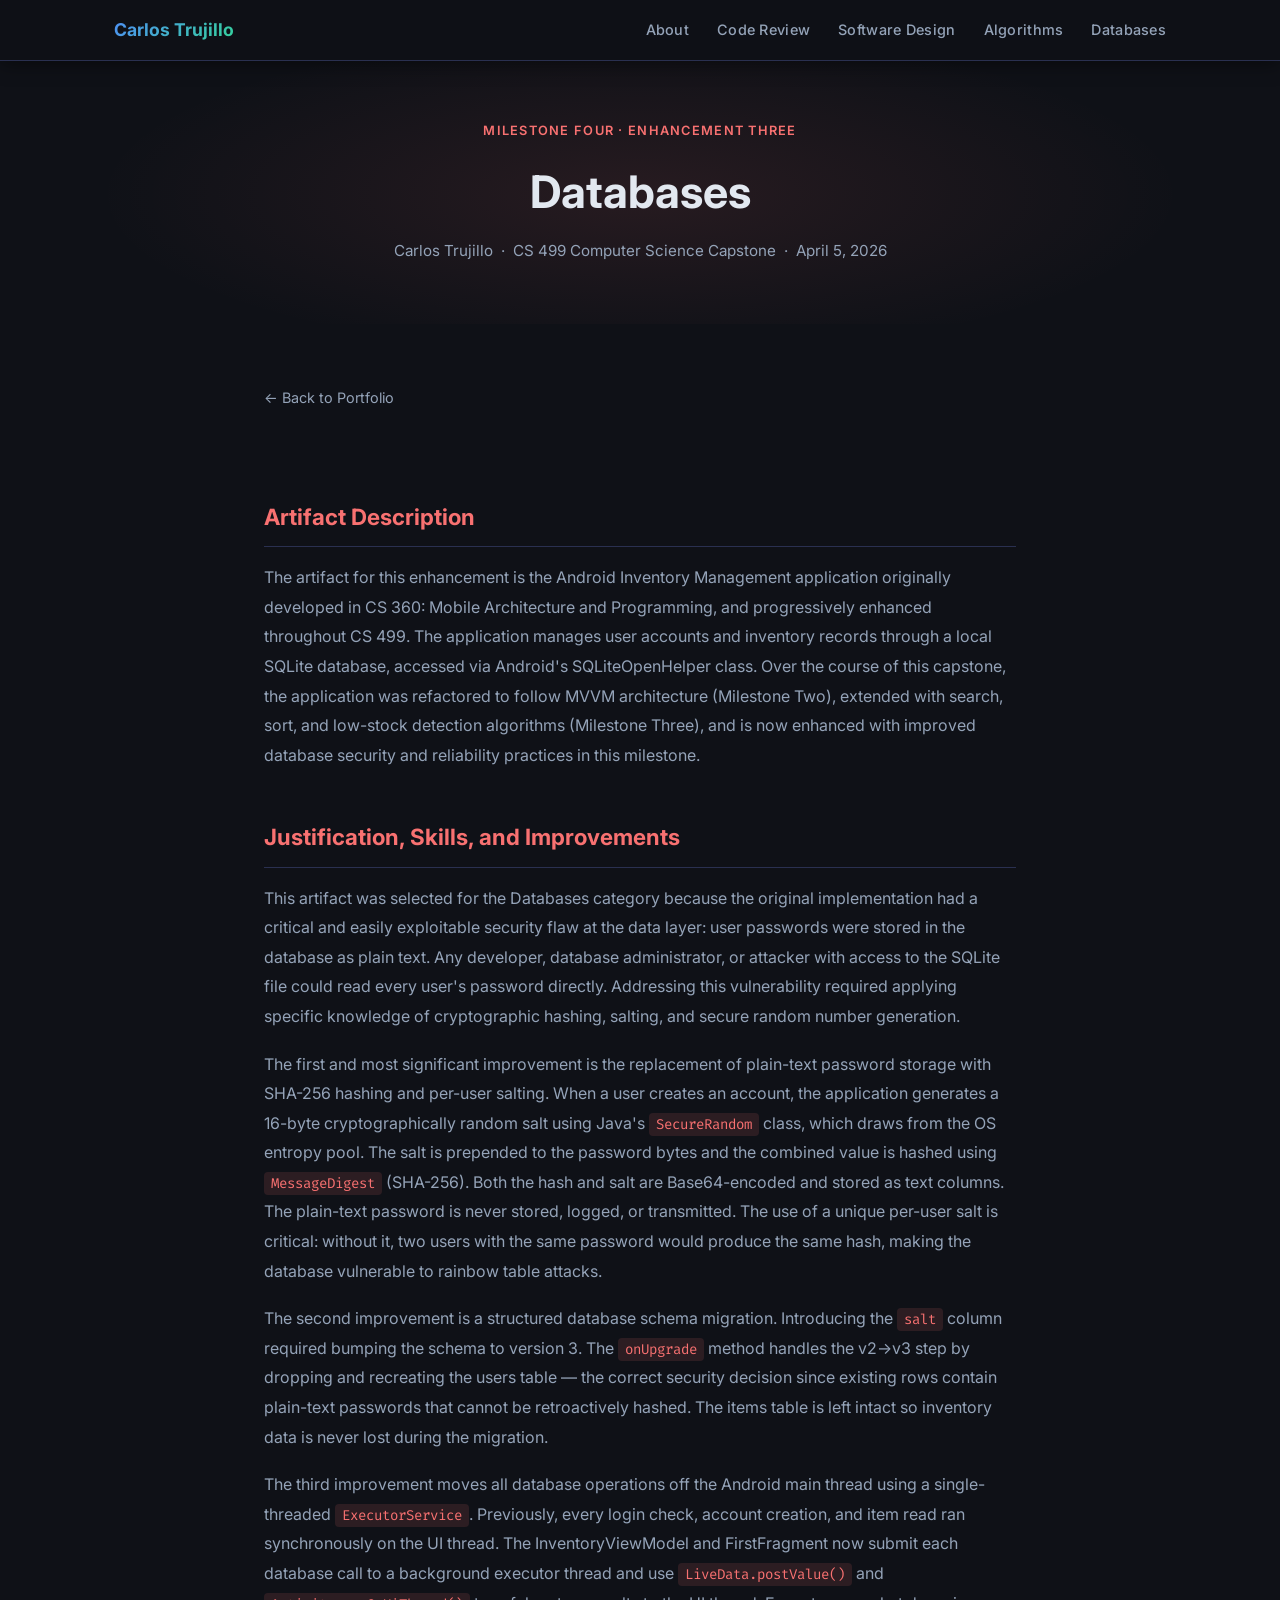
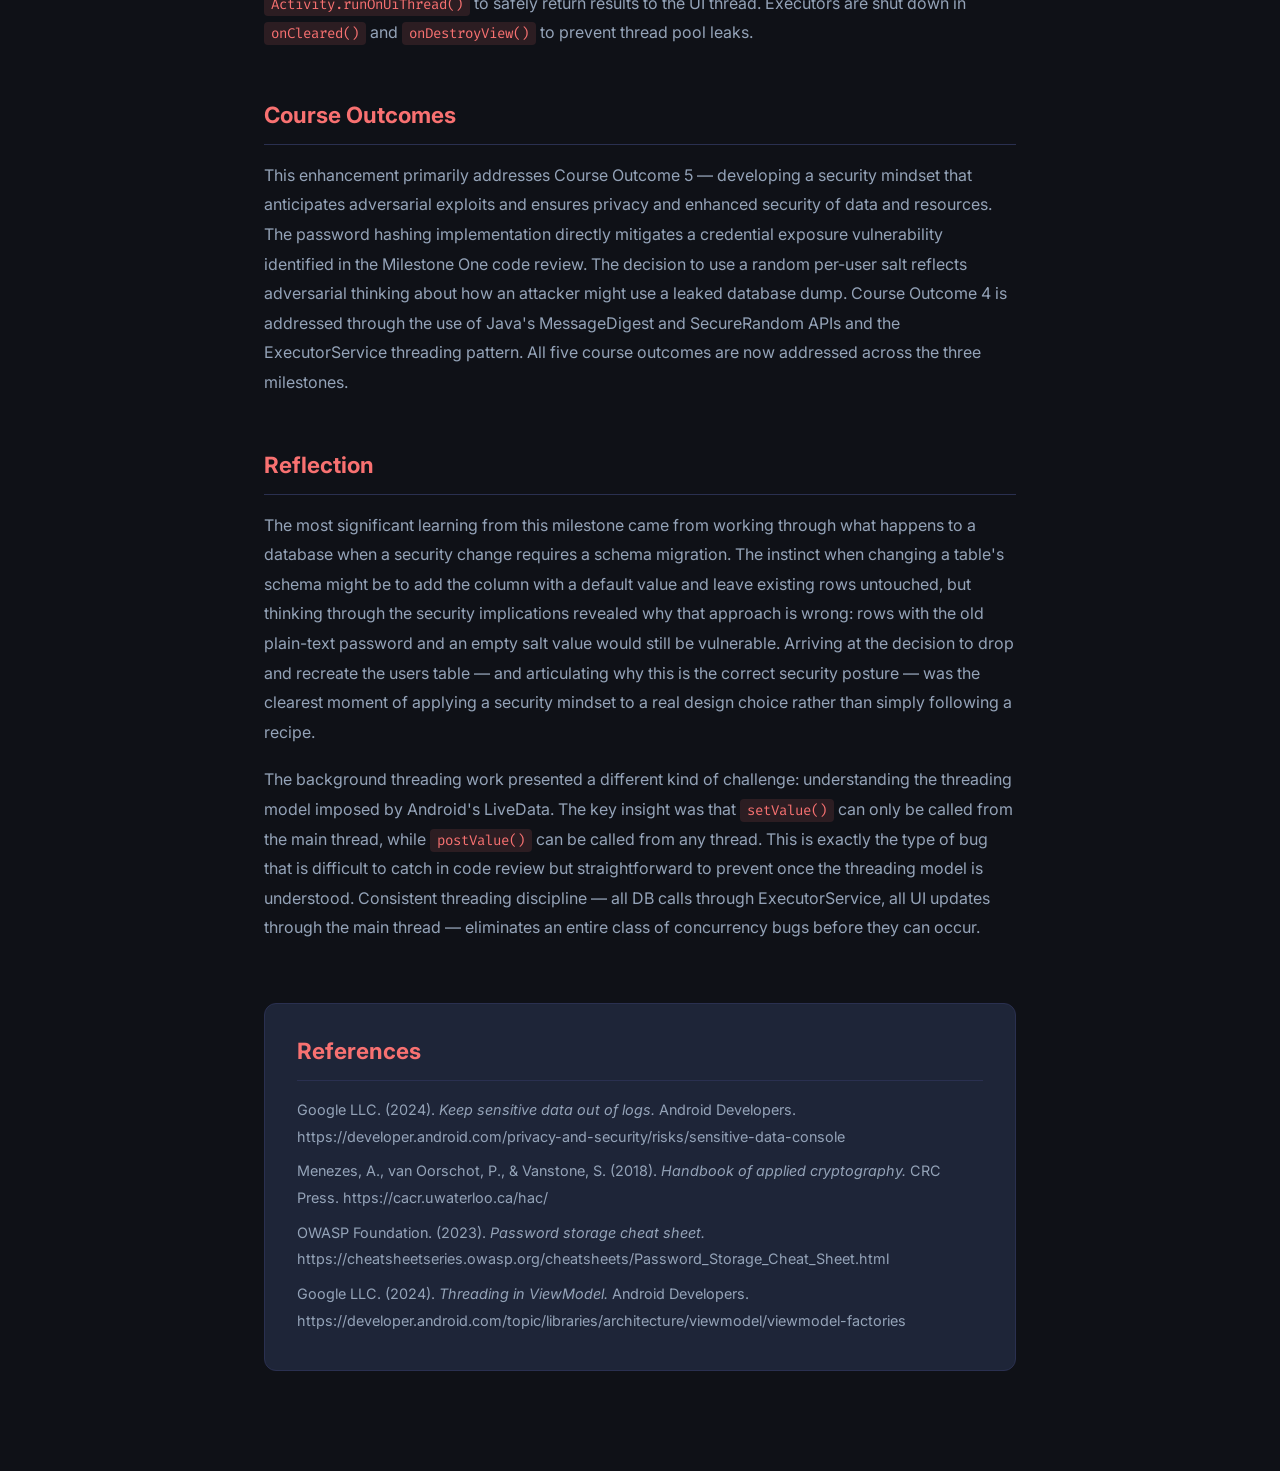
<file: docs/narratives/databases.html>
<!DOCTYPE html>
<html lang="en">
<head>
  <meta charset="UTF-8" />
  <meta name="viewport" content="width=device-width, initial-scale=1.0" />
  <meta name="description" content="CS 499 Milestone Four Narrative — Databases enhancement: SHA-256 password hashing, schema migration, and background threading." />
  <title>Databases | Carlos Trujillo CS 499</title>
  <link rel="preconnect" href="https://fonts.googleapis.com" />
  <link href="https://fonts.googleapis.com/css2?family=Inter:wght@300;400;600;700&family=Fira+Code:wght@400;500&display=swap" rel="stylesheet" />
  <link rel="stylesheet" href="../style.css" />
  <style>
    .narrative-header { padding: 120px 24px 60px; text-align: center; background: radial-gradient(ellipse at 50% 60%, rgba(248,113,113,.10) 0%, transparent 60%), var(--bg); }
    .narrative-header .tag { font-size:.8rem; font-weight:600; letter-spacing:.1em; text-transform:uppercase; color:var(--danger); margin-bottom:12px; }
    .narrative-header h1 { font-size:clamp(1.8rem,4vw,2.8rem); font-weight:700; margin-bottom:8px; }
    .narrative-header .meta { color:var(--text-muted); font-size:.95rem; }
    .narrative-body { max-width:800px; margin:0 auto; padding:60px 24px 100px; }
    .narrative-body h2 { font-size:1.4rem; font-weight:700; color:var(--danger); margin:48px 0 16px; padding-bottom:10px; border-bottom:1px solid var(--border); }
    .narrative-body p { color:var(--text-muted); margin-bottom:18px; line-height:1.85; }
    .refs { background:var(--surface); border:1px solid var(--border); border-radius:var(--radius); padding:28px 32px; margin-top:60px; }
    .refs h2 { margin-top:0; }
    .refs p { font-size:.9rem; margin-bottom:8px; }
    .back-btn { display:inline-flex; align-items:center; gap:8px; color:var(--text-muted); font-size:.9rem; margin-bottom:40px; transition:color var(--transition); }
    .back-btn:hover { color:var(--danger); opacity:1; }
    code { font-family:var(--mono); background:rgba(248,113,113,.12); color:var(--danger); padding:2px 7px; border-radius:4px; font-size:.88em; }
  </style>
</head>
<body>
  <nav class="navbar scrolled">
    <div class="nav-inner">
      <a href="../index.html" class="nav-brand">Carlos Trujillo</a>
      <ul class="nav-links">
        <li><a href="../index.html#about">About</a></li>
        <li><a href="../index.html#code-review">Code Review</a></li>
        <li><a href="../index.html#enhancement-1">Software Design</a></li>
        <li><a href="../index.html#enhancement-2">Algorithms</a></li>
        <li><a href="../index.html#enhancement-3">Databases</a></li>
      </ul>
    </div>
  </nav>

  <header class="narrative-header">
    <p class="tag">Milestone Four · Enhancement Three</p>
    <h1>Databases</h1>
    <p class="meta">Carlos Trujillo &nbsp;·&nbsp; CS 499 Computer Science Capstone &nbsp;·&nbsp; April 5, 2026</p>
  </header>

  <main class="narrative-body">
    <a href="../index.html" class="back-btn">← Back to Portfolio</a>

    <h2>Artifact Description</h2>
    <p>The artifact for this enhancement is the Android Inventory Management application originally developed in CS 360: Mobile Architecture and Programming, and progressively enhanced throughout CS 499. The application manages user accounts and inventory records through a local SQLite database, accessed via Android's SQLiteOpenHelper class. Over the course of this capstone, the application was refactored to follow MVVM architecture (Milestone Two), extended with search, sort, and low-stock detection algorithms (Milestone Three), and is now enhanced with improved database security and reliability practices in this milestone.</p>

    <h2>Justification, Skills, and Improvements</h2>
    <p>This artifact was selected for the Databases category because the original implementation had a critical and easily exploitable security flaw at the data layer: user passwords were stored in the database as plain text. Any developer, database administrator, or attacker with access to the SQLite file could read every user's password directly. Addressing this vulnerability required applying specific knowledge of cryptographic hashing, salting, and secure random number generation.</p>
    <p>The first and most significant improvement is the replacement of plain-text password storage with SHA-256 hashing and per-user salting. When a user creates an account, the application generates a 16-byte cryptographically random salt using Java's <code>SecureRandom</code> class, which draws from the OS entropy pool. The salt is prepended to the password bytes and the combined value is hashed using <code>MessageDigest</code> (SHA-256). Both the hash and salt are Base64-encoded and stored as text columns. The plain-text password is never stored, logged, or transmitted. The use of a unique per-user salt is critical: without it, two users with the same password would produce the same hash, making the database vulnerable to rainbow table attacks.</p>
    <p>The second improvement is a structured database schema migration. Introducing the <code>salt</code> column required bumping the schema to version 3. The <code>onUpgrade</code> method handles the v2→v3 step by dropping and recreating the users table — the correct security decision since existing rows contain plain-text passwords that cannot be retroactively hashed. The items table is left intact so inventory data is never lost during the migration.</p>
    <p>The third improvement moves all database operations off the Android main thread using a single-threaded <code>ExecutorService</code>. Previously, every login check, account creation, and item read ran synchronously on the UI thread. The InventoryViewModel and FirstFragment now submit each database call to a background executor thread and use <code>LiveData.postValue()</code> and <code>Activity.runOnUiThread()</code> to safely return results to the UI thread. Executors are shut down in <code>onCleared()</code> and <code>onDestroyView()</code> to prevent thread pool leaks.</p>

    <h2>Course Outcomes</h2>
    <p>This enhancement primarily addresses Course Outcome 5 — developing a security mindset that anticipates adversarial exploits and ensures privacy and enhanced security of data and resources. The password hashing implementation directly mitigates a credential exposure vulnerability identified in the Milestone One code review. The decision to use a random per-user salt reflects adversarial thinking about how an attacker might use a leaked database dump. Course Outcome 4 is addressed through the use of Java's MessageDigest and SecureRandom APIs and the ExecutorService threading pattern. All five course outcomes are now addressed across the three milestones.</p>

    <h2>Reflection</h2>
    <p>The most significant learning from this milestone came from working through what happens to a database when a security change requires a schema migration. The instinct when changing a table's schema might be to add the column with a default value and leave existing rows untouched, but thinking through the security implications revealed why that approach is wrong: rows with the old plain-text password and an empty salt value would still be vulnerable. Arriving at the decision to drop and recreate the users table — and articulating why this is the correct security posture — was the clearest moment of applying a security mindset to a real design choice rather than simply following a recipe.</p>
    <p>The background threading work presented a different kind of challenge: understanding the threading model imposed by Android's LiveData. The key insight was that <code>setValue()</code> can only be called from the main thread, while <code>postValue()</code> can be called from any thread. This is exactly the type of bug that is difficult to catch in code review but straightforward to prevent once the threading model is understood. Consistent threading discipline — all DB calls through ExecutorService, all UI updates through the main thread — eliminates an entire class of concurrency bugs before they can occur.</p>

    <div class="refs">
      <h2>References</h2>
      <p>Google LLC. (2024). <em>Keep sensitive data out of logs.</em> Android Developers. https://developer.android.com/privacy-and-security/risks/sensitive-data-console</p>
      <p>Menezes, A., van Oorschot, P., &amp; Vanstone, S. (2018). <em>Handbook of applied cryptography.</em> CRC Press. https://cacr.uwaterloo.ca/hac/</p>
      <p>OWASP Foundation. (2023). <em>Password storage cheat sheet.</em> https://cheatsheetseries.owasp.org/cheatsheets/Password_Storage_Cheat_Sheet.html</p>
      <p>Google LLC. (2024). <em>Threading in ViewModel.</em> Android Developers. https://developer.android.com/topic/libraries/architecture/viewmodel/viewmodel-factories</p>
    </div>
  </main>
</body>
</html>
</file>
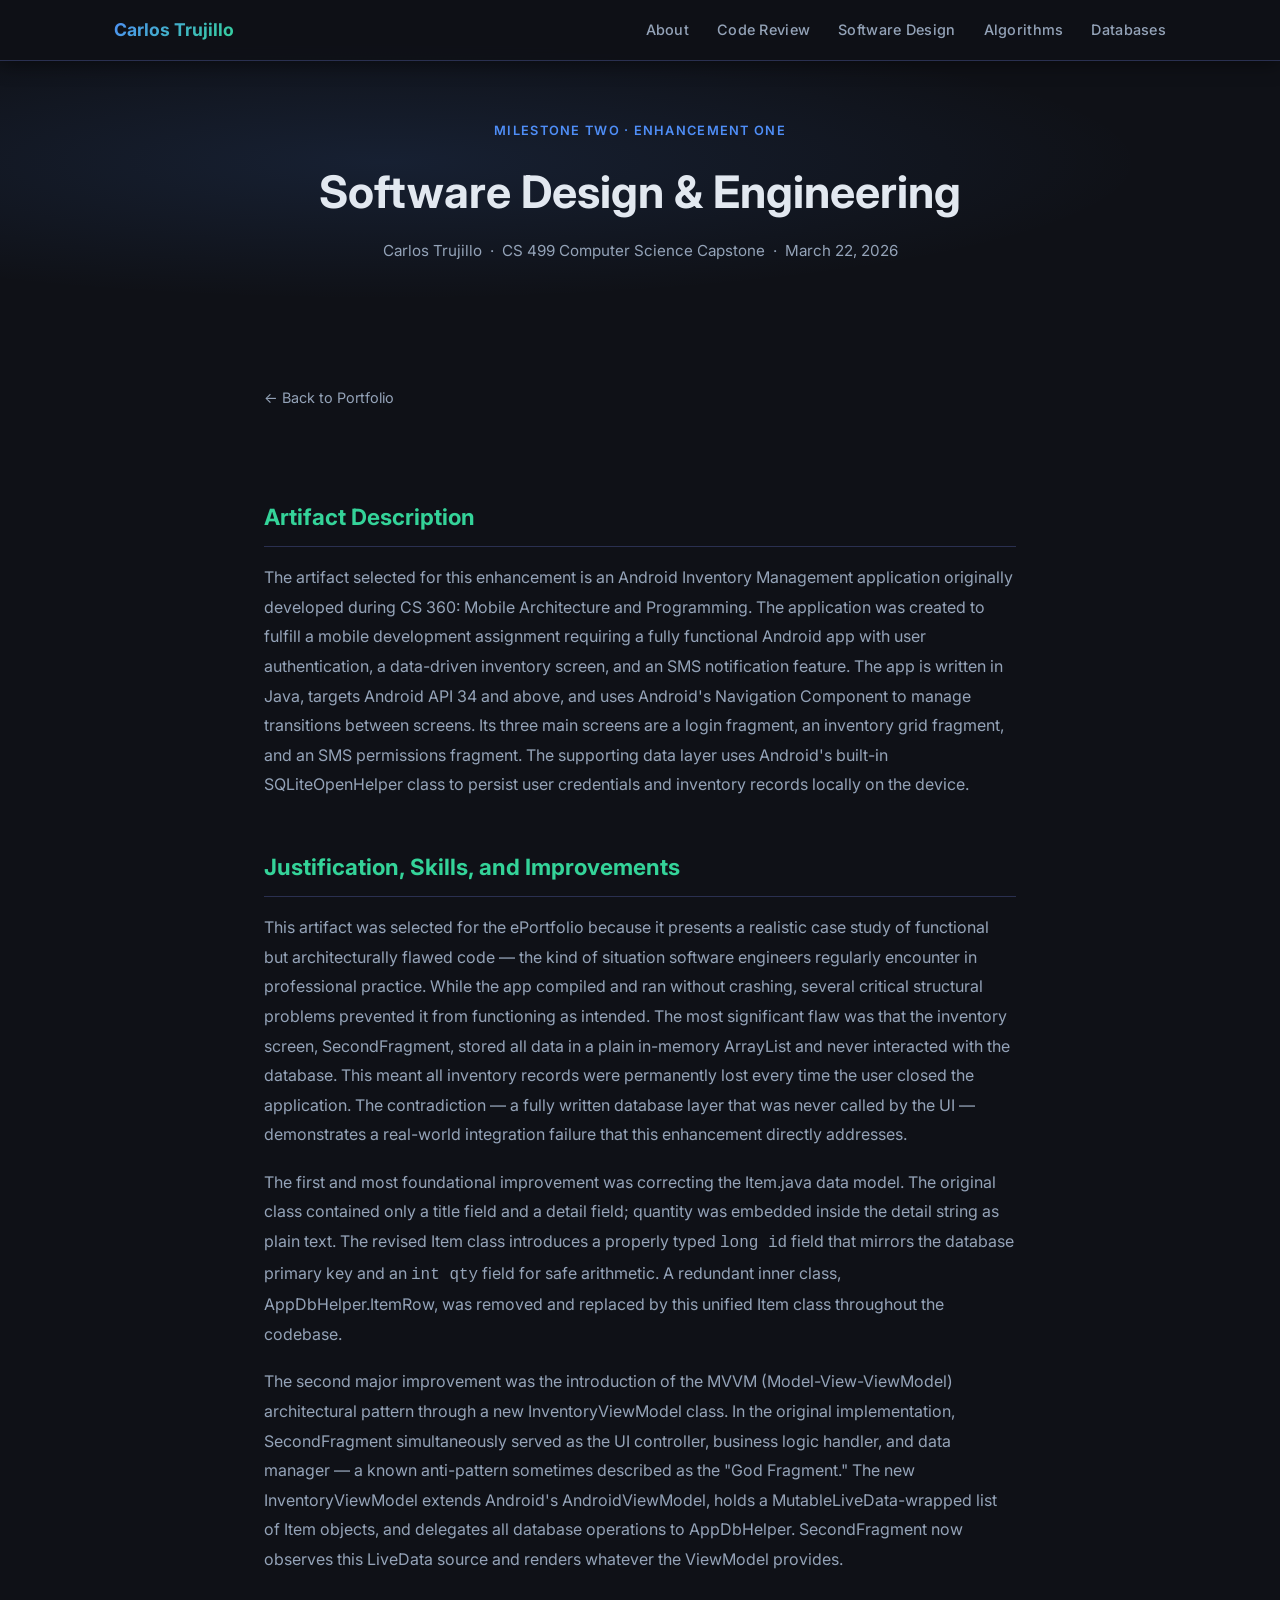
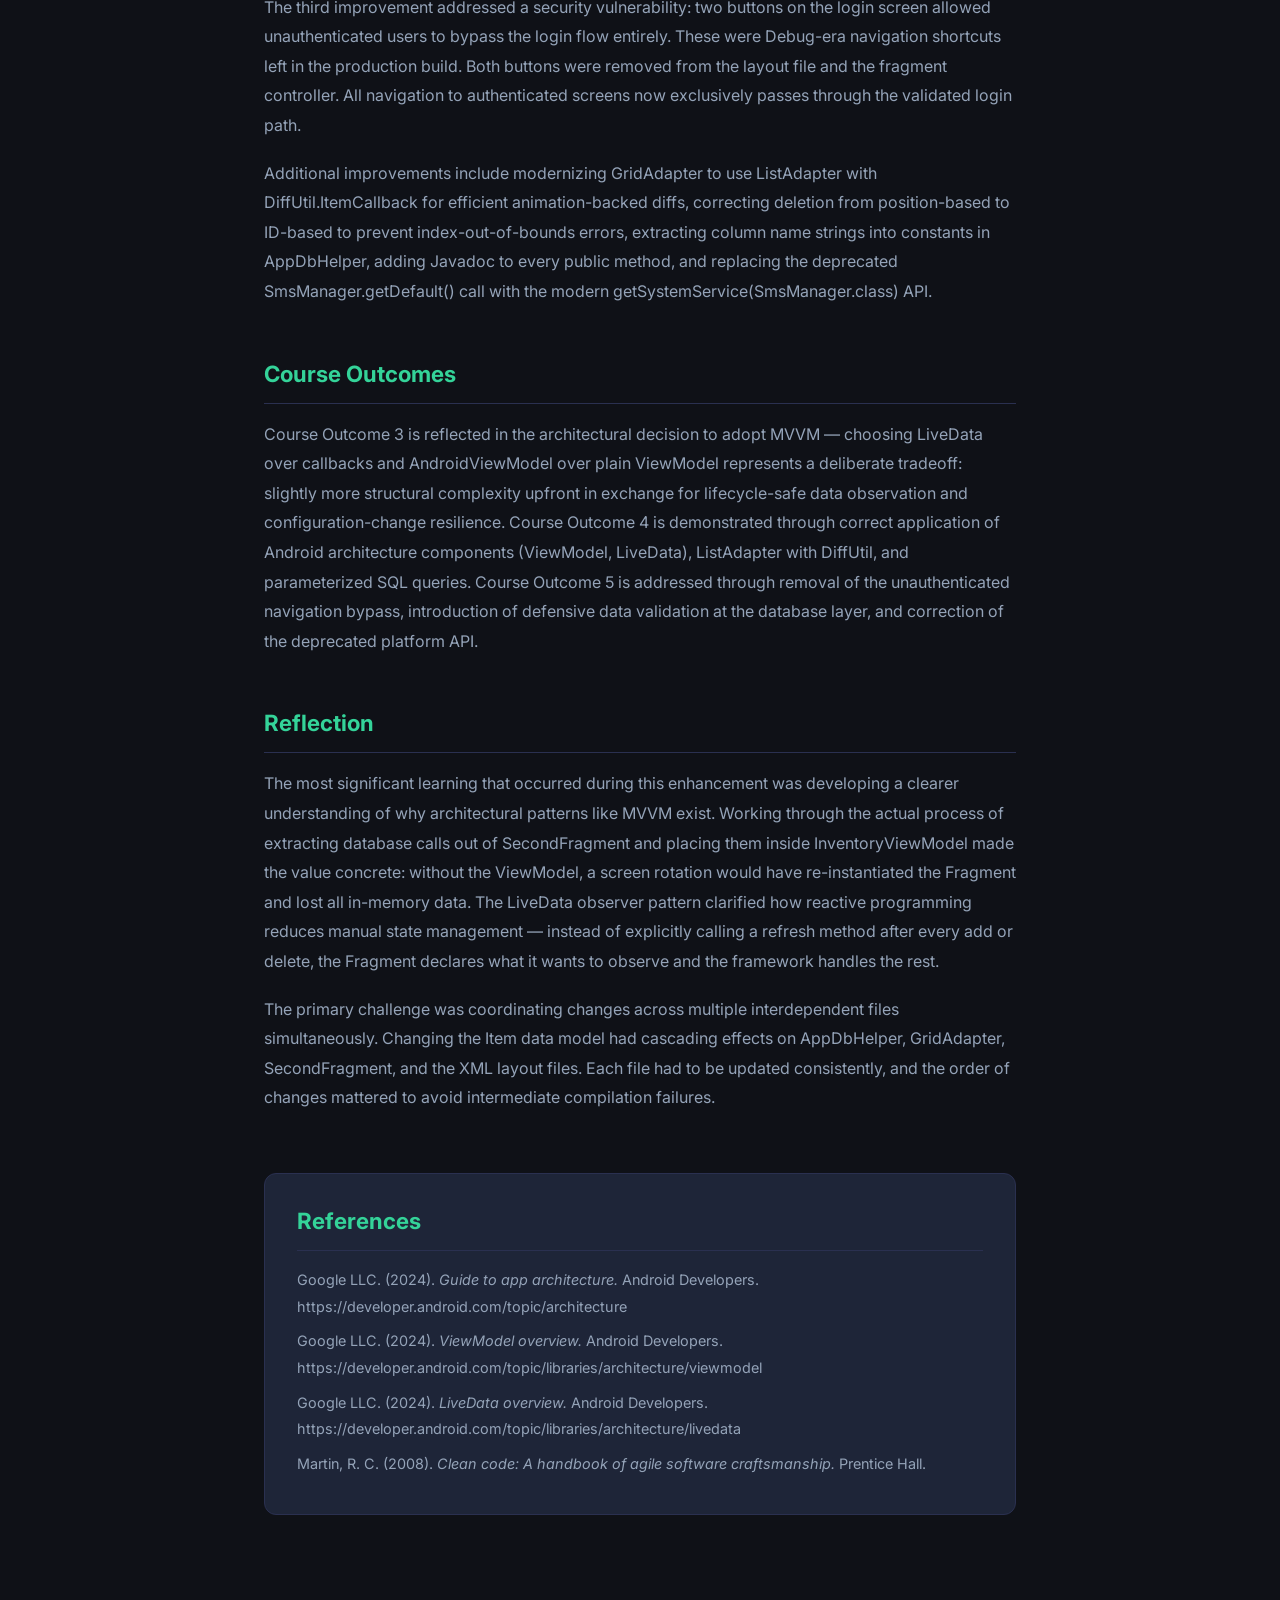
<file: docs/narratives/software-engineering.html>
<!DOCTYPE html>
<html lang="en">
<head>
  <meta charset="UTF-8" />
  <meta name="viewport" content="width=device-width, initial-scale=1.0" />
  <meta name="description" content="CS 499 Milestone Two Narrative — Software Design and Engineering enhancement of the Android Inventory App." />
  <title>Software Design & Engineering | Carlos Trujillo CS 499</title>
  <link rel="preconnect" href="https://fonts.googleapis.com" />
  <link href="https://fonts.googleapis.com/css2?family=Inter:wght@300;400;600;700&family=Fira+Code:wght@400;500&display=swap" rel="stylesheet" />
  <link rel="stylesheet" href="../style.css" />
  <style>
    .narrative-header { padding: 120px 24px 60px; text-align: center; background: radial-gradient(ellipse at 30% 50%, rgba(79,142,247,.12) 0%, transparent 60%), var(--bg); }
    .narrative-header .tag { font-size:.8rem; font-weight:600; letter-spacing:.1em; text-transform:uppercase; color:var(--accent); margin-bottom:12px; }
    .narrative-header h1 { font-size:clamp(1.8rem,4vw,2.8rem); font-weight:700; margin-bottom:8px; }
    .narrative-header .meta { color:var(--text-muted); font-size:.95rem; }
    .narrative-body { max-width:800px; margin:0 auto; padding:60px 24px 100px; }
    .narrative-body h2 { font-size:1.4rem; font-weight:700; color:var(--accent2); margin:48px 0 16px; padding-bottom:10px; border-bottom:1px solid var(--border); }
    .narrative-body p { color:var(--text-muted); margin-bottom:18px; line-height:1.85; }
    .refs { background:var(--surface); border:1px solid var(--border); border-radius:var(--radius); padding:28px 32px; margin-top:60px; }
    .refs h2 { margin-top:0; }
    .refs p { font-size:.9rem; margin-bottom:8px; }
    .back-btn { display:inline-flex; align-items:center; gap:8px; color:var(--text-muted); font-size:.9rem; margin-bottom:40px; transition:color var(--transition); }
    .back-btn:hover { color:var(--accent); opacity:1; }
  </style>
</head>
<body>
  <nav class="navbar scrolled">
    <div class="nav-inner">
      <a href="../index.html" class="nav-brand">Carlos Trujillo</a>
      <ul class="nav-links">
        <li><a href="../index.html#about">About</a></li>
        <li><a href="../index.html#code-review">Code Review</a></li>
        <li><a href="../index.html#enhancement-1">Software Design</a></li>
        <li><a href="../index.html#enhancement-2">Algorithms</a></li>
        <li><a href="../index.html#enhancement-3">Databases</a></li>
      </ul>
    </div>
  </nav>

  <header class="narrative-header">
    <p class="tag">Milestone Two · Enhancement One</p>
    <h1>Software Design &amp; Engineering</h1>
    <p class="meta">Carlos Trujillo &nbsp;·&nbsp; CS 499 Computer Science Capstone &nbsp;·&nbsp; March 22, 2026</p>
  </header>

  <main class="narrative-body">
    <a href="../index.html" class="back-btn">← Back to Portfolio</a>

    <h2>Artifact Description</h2>
    <p>The artifact selected for this enhancement is an Android Inventory Management application originally developed during CS 360: Mobile Architecture and Programming. The application was created to fulfill a mobile development assignment requiring a fully functional Android app with user authentication, a data-driven inventory screen, and an SMS notification feature. The app is written in Java, targets Android API 34 and above, and uses Android's Navigation Component to manage transitions between screens. Its three main screens are a login fragment, an inventory grid fragment, and an SMS permissions fragment. The supporting data layer uses Android's built-in SQLiteOpenHelper class to persist user credentials and inventory records locally on the device.</p>

    <h2>Justification, Skills, and Improvements</h2>
    <p>This artifact was selected for the ePortfolio because it presents a realistic case study of functional but architecturally flawed code — the kind of situation software engineers regularly encounter in professional practice. While the app compiled and ran without crashing, several critical structural problems prevented it from functioning as intended. The most significant flaw was that the inventory screen, SecondFragment, stored all data in a plain in-memory ArrayList and never interacted with the database. This meant all inventory records were permanently lost every time the user closed the application. The contradiction — a fully written database layer that was never called by the UI — demonstrates a real-world integration failure that this enhancement directly addresses.</p>
    <p>The first and most foundational improvement was correcting the Item.java data model. The original class contained only a title field and a detail field; quantity was embedded inside the detail string as plain text. The revised Item class introduces a properly typed <code>long id</code> field that mirrors the database primary key and an <code>int qty</code> field for safe arithmetic. A redundant inner class, AppDbHelper.ItemRow, was removed and replaced by this unified Item class throughout the codebase.</p>
    <p>The second major improvement was the introduction of the MVVM (Model-View-ViewModel) architectural pattern through a new InventoryViewModel class. In the original implementation, SecondFragment simultaneously served as the UI controller, business logic handler, and data manager — a known anti-pattern sometimes described as the "God Fragment." The new InventoryViewModel extends Android's AndroidViewModel, holds a MutableLiveData-wrapped list of Item objects, and delegates all database operations to AppDbHelper. SecondFragment now observes this LiveData source and renders whatever the ViewModel provides.</p>
    <p>The third improvement addressed a security vulnerability: two buttons on the login screen allowed unauthenticated users to bypass the login flow entirely. These were Debug-era navigation shortcuts left in the production build. Both buttons were removed from the layout file and the fragment controller. All navigation to authenticated screens now exclusively passes through the validated login path.</p>
    <p>Additional improvements include modernizing GridAdapter to use ListAdapter with DiffUtil.ItemCallback for efficient animation-backed diffs, correcting deletion from position-based to ID-based to prevent index-out-of-bounds errors, extracting column name strings into constants in AppDbHelper, adding Javadoc to every public method, and replacing the deprecated SmsManager.getDefault() call with the modern getSystemService(SmsManager.class) API.</p>

    <h2>Course Outcomes</h2>
    <p>Course Outcome 3 is reflected in the architectural decision to adopt MVVM — choosing LiveData over callbacks and AndroidViewModel over plain ViewModel represents a deliberate tradeoff: slightly more structural complexity upfront in exchange for lifecycle-safe data observation and configuration-change resilience. Course Outcome 4 is demonstrated through correct application of Android architecture components (ViewModel, LiveData), ListAdapter with DiffUtil, and parameterized SQL queries. Course Outcome 5 is addressed through removal of the unauthenticated navigation bypass, introduction of defensive data validation at the database layer, and correction of the deprecated platform API.</p>

    <h2>Reflection</h2>
    <p>The most significant learning that occurred during this enhancement was developing a clearer understanding of why architectural patterns like MVVM exist. Working through the actual process of extracting database calls out of SecondFragment and placing them inside InventoryViewModel made the value concrete: without the ViewModel, a screen rotation would have re-instantiated the Fragment and lost all in-memory data. The LiveData observer pattern clarified how reactive programming reduces manual state management — instead of explicitly calling a refresh method after every add or delete, the Fragment declares what it wants to observe and the framework handles the rest.</p>
    <p>The primary challenge was coordinating changes across multiple interdependent files simultaneously. Changing the Item data model had cascading effects on AppDbHelper, GridAdapter, SecondFragment, and the XML layout files. Each file had to be updated consistently, and the order of changes mattered to avoid intermediate compilation failures.</p>

    <div class="refs">
      <h2>References</h2>
      <p>Google LLC. (2024). <em>Guide to app architecture.</em> Android Developers. https://developer.android.com/topic/architecture</p>
      <p>Google LLC. (2024). <em>ViewModel overview.</em> Android Developers. https://developer.android.com/topic/libraries/architecture/viewmodel</p>
      <p>Google LLC. (2024). <em>LiveData overview.</em> Android Developers. https://developer.android.com/topic/libraries/architecture/livedata</p>
      <p>Martin, R. C. (2008). <em>Clean code: A handbook of agile software craftsmanship.</em> Prentice Hall.</p>
    </div>
  </main>
</body>
</html>
</file>
<file: docs/style.css>
/* ═══════════════════════════════════════════════
   CS 499 ePortfolio — Carlos Trujillo
   style.css
═══════════════════════════════════════════════ */

/* ── TOKENS ── */
:root {
  --bg:           #0f1117;
  --bg-alt:       #161b27;
  --surface:      #1e2538;
  --border:       #2a3050;
  --accent:       #4f8ef7;
  --accent2:      #34d399;
  --danger:       #f87171;
  --text:         #e2e8f0;
  --text-muted:   #94a3b8;
  --font:         'Inter', system-ui, sans-serif;
  --mono:         'Fira Code', monospace;
  --radius:       12px;
  --shadow:       0 4px 24px rgba(0,0,0,.4);
  --transition:   .25s ease;
}

/* ── RESET ── */
*, *::before, *::after { box-sizing: border-box; margin: 0; padding: 0; }
html { scroll-behavior: smooth; }
body {
  font-family: var(--font);
  background: var(--bg);
  color: var(--text);
  line-height: 1.7;
  font-size: 16px;
}
a { color: var(--accent); text-decoration: none; transition: opacity var(--transition); }
a:hover { opacity: .8; }
img { max-width: 100%; }
ul { list-style: none; }

/* ── NAVBAR ── */
.navbar {
  position: fixed;
  top: 0; left: 0; right: 0;
  z-index: 100;
  background: rgba(15,17,23,.85);
  backdrop-filter: blur(12px);
  border-bottom: 1px solid transparent;
  transition: border-color var(--transition), box-shadow var(--transition);
}
.navbar.scrolled {
  border-color: var(--border);
  box-shadow: 0 2px 20px rgba(0,0,0,.5);
}
.nav-inner {
  max-width: 1100px;
  margin: 0 auto;
  padding: 0 24px;
  height: 60px;
  display: flex;
  align-items: center;
  justify-content: space-between;
}
.nav-brand {
  font-weight: 700;
  font-size: 1.1rem;
  background: linear-gradient(135deg, var(--accent), var(--accent2));
  -webkit-background-clip: text;
  -webkit-text-fill-color: transparent;
}
.nav-links {
  display: flex;
  gap: 28px;
}
.nav-links a {
  color: var(--text-muted);
  font-size: .9rem;
  font-weight: 500;
  letter-spacing: .02em;
}
.nav-links a:hover { color: var(--text); opacity: 1; }
.nav-toggle {
  display: none;
  background: none;
  border: none;
  color: var(--text);
  font-size: 1.4rem;
  cursor: pointer;
}

/* ── HERO ── */
.hero {
  min-height: 100vh;
  display: flex;
  align-items: center;
  justify-content: center;
  text-align: center;
  padding: 100px 24px 60px;
  background:
    radial-gradient(ellipse at 20% 50%, rgba(79,142,247,.12) 0%, transparent 60%),
    radial-gradient(ellipse at 80% 20%, rgba(52,211,153,.10) 0%, transparent 60%),
    var(--bg);
}
.hero-content { max-width: 700px; }
.hero-tag {
  font-size: .85rem;
  font-weight: 600;
  letter-spacing: .1em;
  text-transform: uppercase;
  color: var(--accent);
  margin-bottom: 16px;
}
.hero h1 {
  font-size: clamp(2.5rem, 6vw, 4.5rem);
  font-weight: 700;
  letter-spacing: -.02em;
  line-height: 1.1;
  margin-bottom: 12px;
  background: linear-gradient(135deg, #fff 40%, var(--accent));
  -webkit-background-clip: text;
  -webkit-text-fill-color: transparent;
}
.hero-sub {
  font-size: 1.05rem;
  color: var(--text-muted);
  margin-bottom: 20px;
}
.hero-desc {
  font-size: 1.15rem;
  color: var(--text-muted);
  max-width: 520px;
  margin: 0 auto 36px;
}

/* ── BUTTONS ── */
.btn-primary {
  display: inline-block;
  padding: 14px 32px;
  border-radius: 50px;
  font-weight: 600;
  font-size: .95rem;
  background: linear-gradient(135deg, var(--accent), #3b6fd4);
  color: #fff;
  box-shadow: 0 4px 20px rgba(79,142,247,.35);
  transition: transform var(--transition), box-shadow var(--transition);
}
.btn-primary:hover {
  transform: translateY(-2px);
  box-shadow: 0 8px 30px rgba(79,142,247,.5);
  opacity: 1;
  color: #fff;
}
.btn-secondary {
  display: inline-block;
  padding: 11px 24px;
  border-radius: 8px;
  font-weight: 600;
  font-size: .9rem;
  background: var(--accent);
  color: #fff;
  transition: opacity var(--transition);
}
.btn-outline {
  display: inline-block;
  padding: 10px 22px;
  border-radius: 8px;
  font-weight: 500;
  font-size: .9rem;
  border: 1.5px solid var(--border);
  color: var(--text-muted);
  transition: border-color var(--transition), color var(--transition);
}
.btn-outline:hover { border-color: var(--accent); color: var(--accent); opacity: 1; }
.btn-row { display: flex; flex-wrap: wrap; gap: 12px; margin-top: 28px; }

/* ── SECTIONS ── */
.section    { padding: 100px 24px; }
.section.alt { background: var(--bg-alt); }
.container  { max-width: 1000px; margin: 0 auto; }
.section-title {
  font-size: clamp(1.6rem, 3.5vw, 2.2rem);
  font-weight: 700;
  margin-bottom: 36px;
  letter-spacing: -.02em;
  position: relative;
  padding-bottom: 14px;
}
.section-title::after {
  content: '';
  position: absolute;
  bottom: 0; left: 0;
  width: 48px; height: 3px;
  border-radius: 2px;
  background: linear-gradient(90deg, var(--accent), var(--accent2));
}

/* ── CARDS ── */
.card {
  background: var(--surface);
  border: 1px solid var(--border);
  border-radius: var(--radius);
  padding: 36px;
  box-shadow: var(--shadow);
}
.card-lead {
  font-size: 1.1rem;
  color: var(--text-muted);
  margin-bottom: 24px;
  line-height: 1.8;
}

/* ── PROSE ── */
.prose h3 {
  font-size: 1.1rem;
  font-weight: 600;
  color: var(--accent2);
  margin: 28px 0 10px;
}
.prose h3:first-child { margin-top: 0; }
.prose p  { color: var(--text-muted); margin-bottom: 14px; }
.prose ul { margin: 8px 0 14px 18px; list-style: disc; }
.prose li { color: var(--text-muted); margin-bottom: 8px; }
.prose strong { color: var(--text); }
.prose code {
  font-family: var(--mono);
  background: rgba(79,142,247,.12);
  color: var(--accent);
  padding: 2px 7px;
  border-radius: 4px;
  font-size: .88em;
}

/* ── BADGES ── */
.badge-row { display: flex; flex-wrap: wrap; gap: 10px; margin-bottom: 24px; }
.badge {
  padding: 6px 14px;
  border-radius: 50px;
  font-size: .8rem;
  font-weight: 600;
  letter-spacing: .03em;
}
.badge-blue  { background: rgba(79,142,247,.15);  color: var(--accent);  border: 1px solid rgba(79,142,247,.3); }
.badge-green { background: rgba(52,211,153,.12);  color: var(--accent2); border: 1px solid rgba(52,211,153,.3); }
.badge-red   { background: rgba(248,113,113,.12); color: var(--danger);  border: 1px solid rgba(248,113,113,.3); }

/* ── CODE REVIEW TOPICS ── */
.review-topics { margin: 16px 0 28px; padding-left: 4px; }
.review-topics li {
  padding: 10px 0;
  border-bottom: 1px solid var(--border);
  color: var(--text-muted);
  font-size: .97rem;
}
.review-topics li:last-child { border-bottom: none; }
.note { margin-top: 16px; font-size: .82rem; color: var(--text-muted); font-style: italic; }

/* ── ARTIFACT GRID ── */
.artifact-grid {
  display: grid;
  grid-template-columns: repeat(auto-fit, minmax(220px, 1fr));
  gap: 20px;
}
.artifact-card {
  background: var(--surface);
  border: 1px solid var(--border);
  border-radius: var(--radius);
  padding: 28px 24px;
  text-align: center;
  transition: border-color var(--transition), transform var(--transition);
}
.artifact-card:hover { border-color: var(--accent); transform: translateY(-4px); }
.artifact-icon { font-size: 2.2rem; margin-bottom: 14px; }
.artifact-card h3 { font-size: 1rem; font-weight: 600; margin-bottom: 10px; }
.artifact-card p { font-size: .88rem; color: var(--text-muted); margin-bottom: 20px; min-height: 50px; }

/* ── FOOTER ── */
.footer {
  background: var(--bg);
  border-top: 1px solid var(--border);
  padding: 40px 24px;
  text-align: center;
  color: var(--text-muted);
  font-size: .88rem;
}
.footer-links { margin-top: 10px; }
.footer-links a { color: var(--accent); }

/* ── RESPONSIVE ── */
@media (max-width: 640px) {
  .nav-links { display: none; flex-direction: column; position: absolute; top: 60px; left: 0; right: 0; background: var(--bg-alt); padding: 20px 24px; border-bottom: 1px solid var(--border); gap: 18px; }
  .nav-links.open { display: flex; }
  .nav-toggle { display: block; }
  .section { padding: 70px 20px; }
  .card { padding: 24px; }
  .btn-row { flex-direction: column; }
}
</file>
